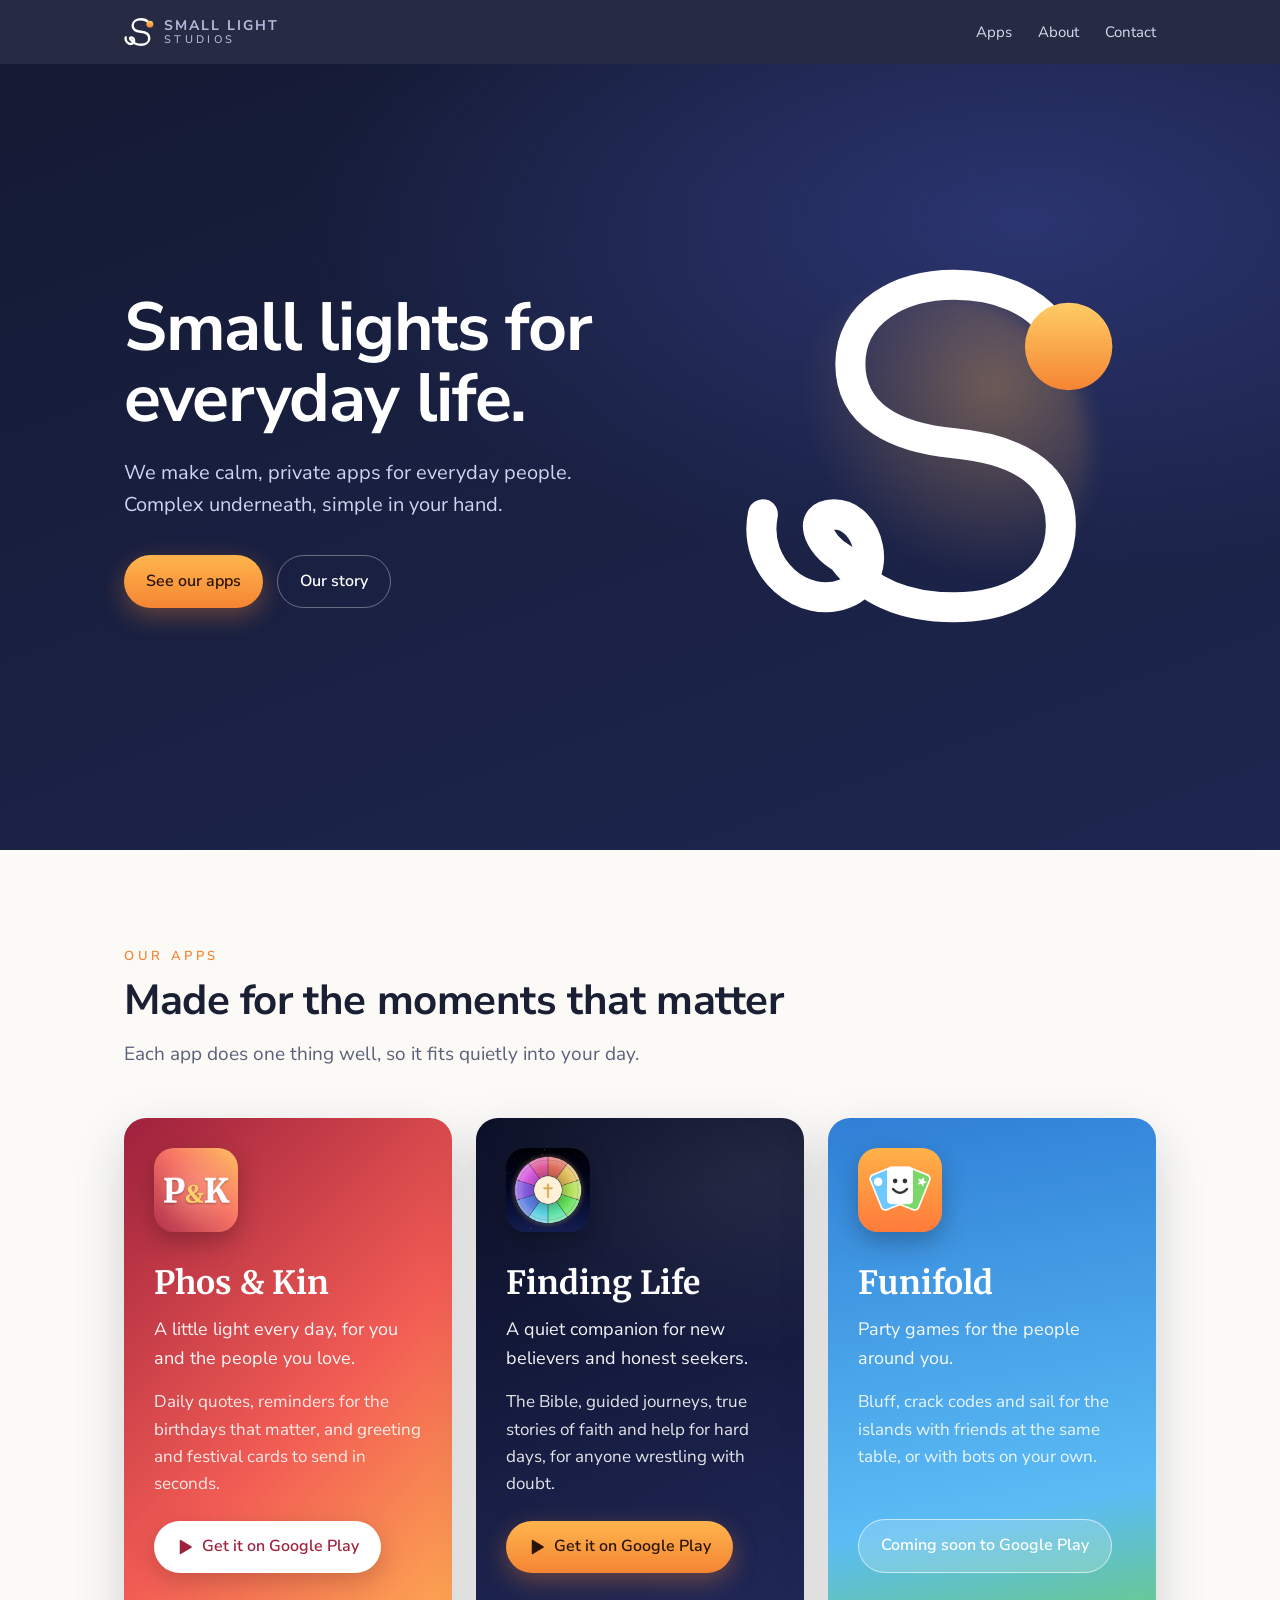
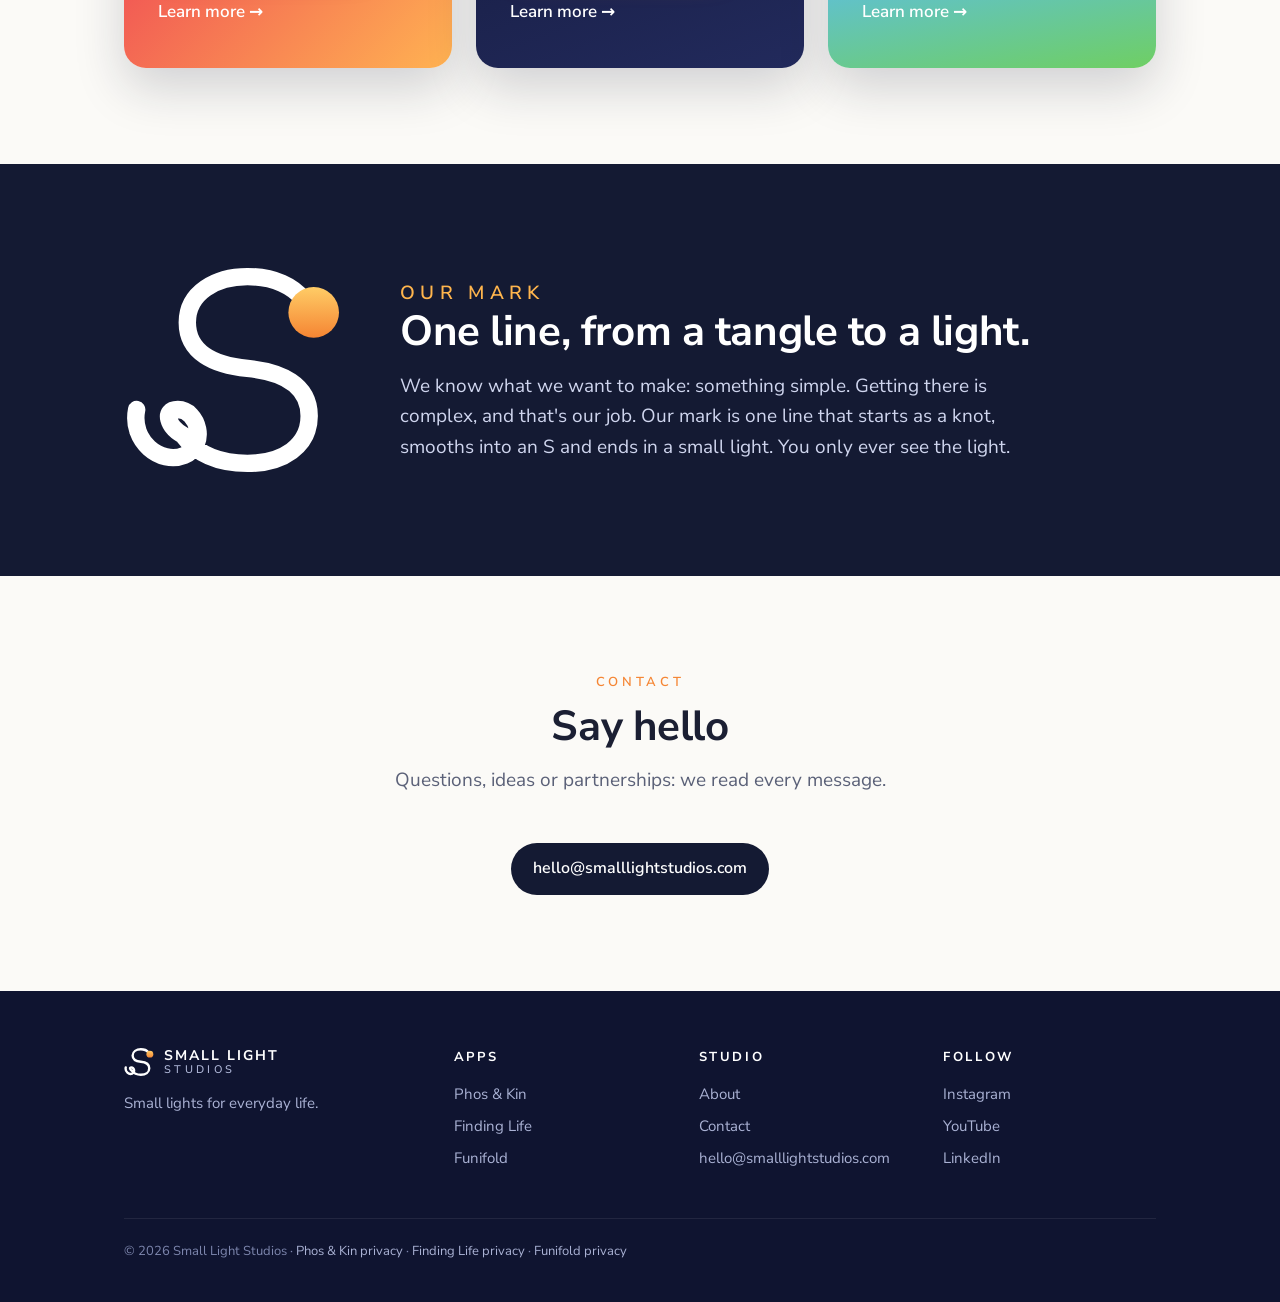
<file: index.html>
<!doctype html>
<html lang="en">
<head>
<meta charset="utf-8">
<meta name="viewport" content="width=device-width, initial-scale=1">
<title>Small Light Studios</title>
<meta name="description" content="Small lights for everyday life. We make calm, private apps for everyday people.">
<meta name="p:domain_verify" content="897a5ddaa8d560fddc6f5e8c36b38c08"/>
<link rel="icon" href="/favicon.png">
<link rel="apple-touch-icon" href="/apple-touch-icon.png">
<link rel="stylesheet" href="/assets/site.css">
<meta property="og:type" content="website">
<meta property="og:url" content="https://smalllightstudios.com/">
<meta property="og:title" content="Small Light Studios">
<meta property="og:description" content="Small lights for everyday life. We make calm, private apps for everyday people.">
<meta property="og:image" content="https://smalllightstudios.com/og.jpg">
<meta name="twitter:card" content="summary_large_image">
</head>
<body>
<header class="top"><div class="wrap">
  <a class="brand" href="/"><svg aria-hidden="true" xmlns="http://www.w3.org/2000/svg" viewBox="44 66 278 268" role="img" aria-label="Small Light Studios">
  <defs><linearGradient id="sl-amber" x1="0" y1="0" x2="0" y2="1"><stop offset="0" stop-color="#FFCC66"/><stop offset="1" stop-color="#F58533"/></linearGradient></defs>
  <path d="M60,250 C52,290 90,320 120,308 C150,296 138,250 112,250 C92,250 100,272 118,282 C135,305 162,318 200,318 C245,318 278,296 278,258 C278,218 242,202 200,198 C158,194 124,178 124,140 C124,102 160,82 200,82 C235,82 258,95 270,110" fill="none" stroke="currentColor" stroke-width="22" stroke-linecap="round" stroke-linejoin="round"/>
  <circle cx="283.7" cy="127.2" r="32" fill="url(#sl-amber)"/>
</svg>
<span style="display:flex;flex-direction:column;line-height:1.15"><b>SMALL LIGHT</b><span>STUDIOS</span></span></a>
  <nav><a href="/#apps" class="keep">Apps</a><a href="/#about">About</a><a href="/#contact">Contact</a></nav>
</div></header>

<section class="hero"><div class="wrap">
  <div>
    <h1>Small lights for everyday life.</h1>
    <p class="lead">We make calm, private apps for everyday people. Complex underneath, simple in your hand.</p>
    <div class="cta"><a class="btn btn-amber" href="#apps">See our apps</a><a class="btn btn-ghost" href="#about">Our story</a></div>
  </div>
  <div class="hero-mark"><svg aria-hidden="true" xmlns="http://www.w3.org/2000/svg" viewBox="44 66 278 268" role="img" aria-label="Small Light Studios">
  <defs><linearGradient id="sl-amber" x1="0" y1="0" x2="0" y2="1"><stop offset="0" stop-color="#FFCC66"/><stop offset="1" stop-color="#F58533"/></linearGradient></defs>
  <path d="M60,250 C52,290 90,320 120,308 C150,296 138,250 112,250 C92,250 100,272 118,282 C135,305 162,318 200,318 C245,318 278,296 278,258 C278,218 242,202 200,198 C158,194 124,178 124,140 C124,102 160,82 200,82 C235,82 258,95 270,110" fill="none" stroke="currentColor" stroke-width="22" stroke-linecap="round" stroke-linejoin="round"/>
  <circle cx="283.7" cy="127.2" r="32" fill="url(#sl-amber)"/>
</svg>
</div>
</div></section>

<section id="apps"><div class="wrap">
  <p class="kicker">Our apps</p>
  <h2>Made for the moments that matter</h2>
  <p class="sub">Each app does one thing well, so it fits quietly into your day.</p>
  <div class="products">
    <div class="card phos">
      <img class="icon" src="/phosandkin/icon.png" alt="Phos &amp; Kin icon">
      <h3>Phos &amp; Kin</h3>
      <p class="tag">A little light every day, for you and the people you love.</p>
      <p>Daily quotes, reminders for the birthdays that matter, and greeting and festival cards to send in seconds.</p>
      <div class="actions"><a class="btn btn-white" href="https://play.google.com/store/apps/details?id=com.rufusam.phosandkin"><svg viewBox="0 0 24 24" aria-hidden="true"><path fill="currentColor" d="M5 3.5v17a1 1 0 0 0 1.5.86l14-8.5a1 1 0 0 0 0-1.72l-14-8.5A1 1 0 0 0 5 3.5z"/></svg> Get it on Google Play</a><a class="more" href="/phosandkin/">Learn more →</a></div>
    </div>
    <div class="card life">
      <img class="icon" src="/findinglife/icon.png" alt="Finding Life icon">
      <h3>Finding Life</h3>
      <p class="tag">A quiet companion for new believers and honest seekers.</p>
      <p>The Bible, guided journeys, true stories of faith and help for hard days, for anyone wrestling with doubt.</p>
      <div class="actions"><a class="btn btn-amber" href="https://play.google.com/store/apps/details?id=com.rufusam.finding_life"><svg viewBox="0 0 24 24" aria-hidden="true"><path fill="currentColor" d="M5 3.5v17a1 1 0 0 0 1.5.86l14-8.5a1 1 0 0 0 0-1.72l-14-8.5A1 1 0 0 0 5 3.5z"/></svg> Get it on Google Play</a><a class="more" href="/findinglife/">Learn more →</a></div>
    </div>
    <div class="card fun">
      <img class="icon" src="/funifold/icon.png" alt="Funifold icon">
      <h3>Funifold</h3>
      <p class="tag">Party games for the people around you.</p>
      <p>Bluff, crack codes and sail for the islands with friends at the same table, or with bots on your own.</p>
      <div class="actions"><span class="btn btn-soon">Coming soon to Google Play</span><a class="more" href="/funifold/">Learn more →</a></div>
    </div>
  </div>
</div></section>

<section class="story" id="about"><div class="wrap">
  <svg aria-hidden="true" xmlns="http://www.w3.org/2000/svg" viewBox="44 66 278 268" role="img" aria-label="Small Light Studios">
  <defs><linearGradient id="sl-amber" x1="0" y1="0" x2="0" y2="1"><stop offset="0" stop-color="#FFCC66"/><stop offset="1" stop-color="#F58533"/></linearGradient></defs>
  <path d="M60,250 C52,290 90,320 120,308 C150,296 138,250 112,250 C92,250 100,272 118,282 C135,305 162,318 200,318 C245,318 278,296 278,258 C278,218 242,202 200,198 C158,194 124,178 124,140 C124,102 160,82 200,82 C235,82 258,95 270,110" fill="none" stroke="currentColor" stroke-width="22" stroke-linecap="round" stroke-linejoin="round"/>
  <circle cx="283.7" cy="127.2" r="32" fill="url(#sl-amber)"/>
</svg>

  <div>
    <p class="kicker" style="color:var(--amber)">Our mark</p>
    <h2>One line, from a tangle to a light.</h2>
    <p>We know what we want to make: something simple. Getting there is complex, and that's our job. Our mark is one line that starts as a knot, smooths into an S and ends in a small light. You only ever see the light.</p>
  </div>
</div></section>

<section class="contact" id="contact"><div class="wrap">
  <p class="kicker">Contact</p>
  <h2>Say hello</h2>
  <p class="sub">Questions, ideas or partnerships: we read every message.</p>
  <a class="btn btn-dark" href="mailto:hello@smalllightstudios.com">hello@smalllightstudios.com</a>
</div></section>
<footer><div class="wrap">
  <div class="cols">
    <div><a class="brand" href="/"><svg aria-hidden="true" xmlns="http://www.w3.org/2000/svg" viewBox="44 66 278 268" role="img" aria-label="Small Light Studios">
  <defs><linearGradient id="sl-amber" x1="0" y1="0" x2="0" y2="1"><stop offset="0" stop-color="#FFCC66"/><stop offset="1" stop-color="#F58533"/></linearGradient></defs>
  <path d="M60,250 C52,290 90,320 120,308 C150,296 138,250 112,250 C92,250 100,272 118,282 C135,305 162,318 200,318 C245,318 278,296 278,258 C278,218 242,202 200,198 C158,194 124,178 124,140 C124,102 160,82 200,82 C235,82 258,95 270,110" fill="none" stroke="currentColor" stroke-width="22" stroke-linecap="round" stroke-linejoin="round"/>
  <circle cx="283.7" cy="127.2" r="32" fill="url(#sl-amber)"/>
</svg>
<span style="display:flex;flex-direction:column;line-height:1.15"><b style="color:#fff">SMALL LIGHT</b><span>STUDIOS</span></span></a>
      <p style="margin:0">Small lights for everyday life.</p></div>
    <div><h4>Apps</h4><a href="/phosandkin/">Phos &amp; Kin</a><a href="/findinglife/">Finding Life</a><a href="/funifold/">Funifold</a></div>
    <div><h4>Studio</h4><a href="/#about">About</a><a href="/#contact">Contact</a><a href="mailto:hello@smalllightstudios.com">hello@smalllightstudios.com</a></div>
    <div><h4>Follow</h4><a href="https://www.instagram.com/small_light_studios/">Instagram</a><a href="https://www.youtube.com/@small-light-studios">YouTube</a><a href="https://www.linkedin.com/company/144087423/">LinkedIn</a></div>
  </div>
  <div class="fine">© 2026 Small Light Studios · <a href="/phosandkin/privacy/" style="display:inline">Phos &amp; Kin privacy</a> · <a href="/findinglife/privacy/" style="display:inline">Finding Life privacy</a> · <a href="/funifold/privacy/" style="display:inline">Funifold privacy</a></div>
</div></footer>
</body>
</html>
</file>
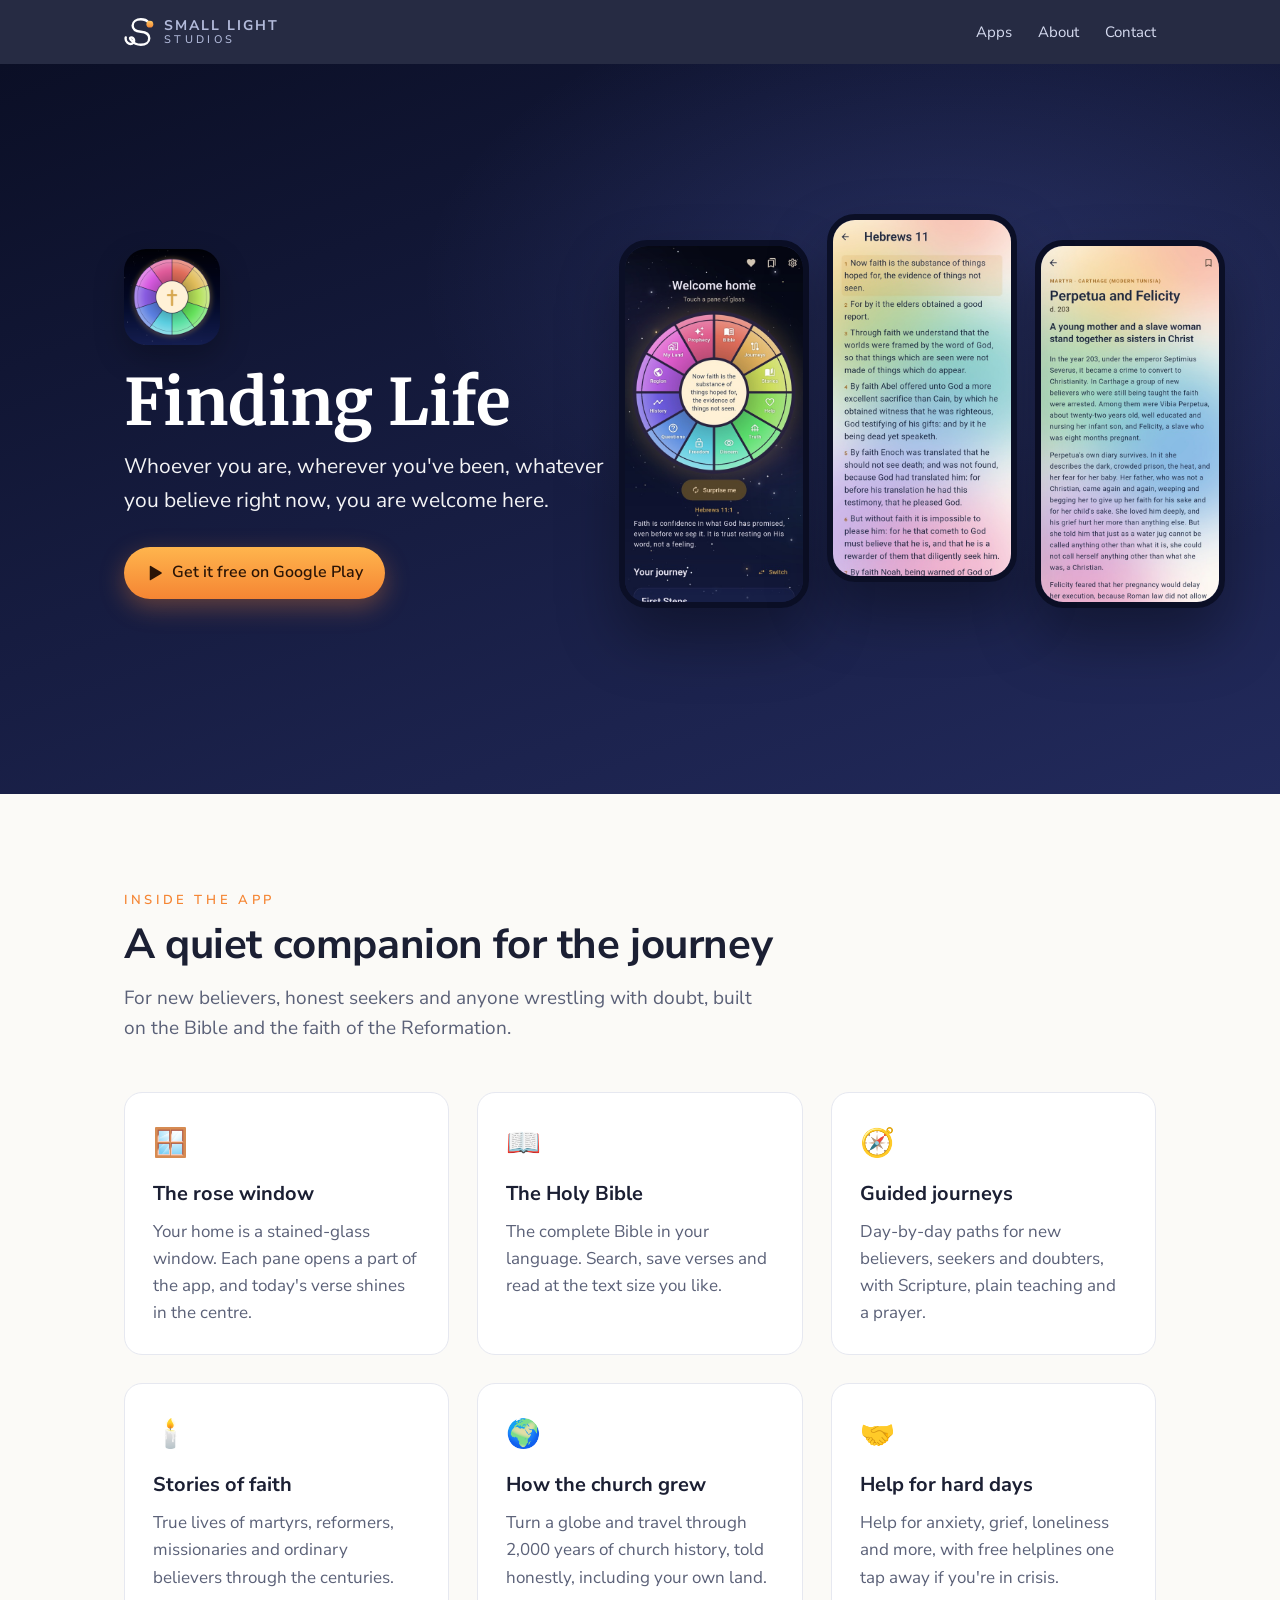
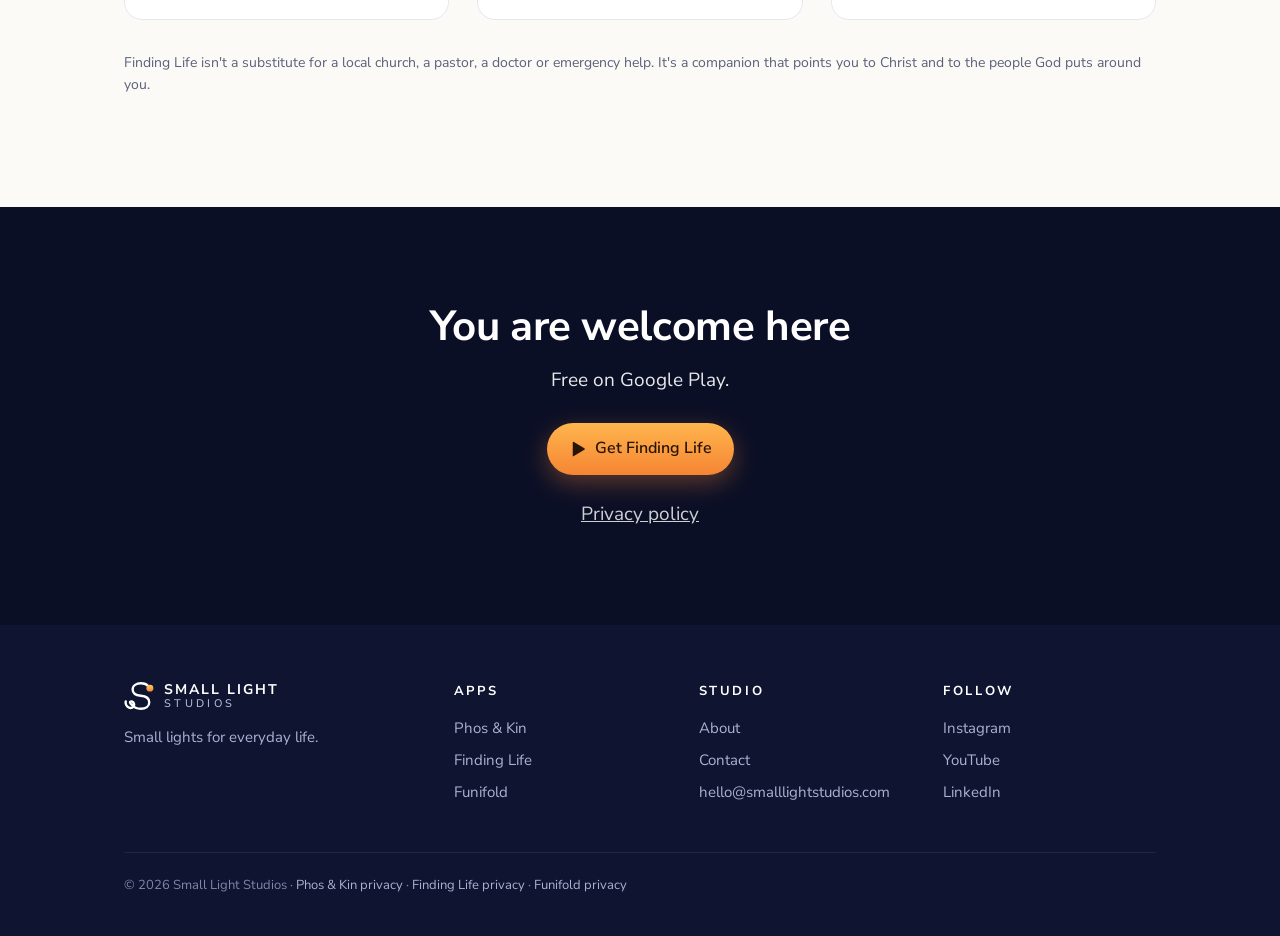
<file: findinglife/index.html>
<!doctype html>
<html lang="en">
<head>
<meta charset="utf-8">
<meta name="viewport" content="width=device-width, initial-scale=1">
<title>Finding Life: a quiet Bible companion for new believers and seekers</title>
<meta name="description" content="Finding Life is a quiet companion for new believers, honest seekers and anyone wrestling with doubt. Free on Google Play.">
<meta name="p:domain_verify" content="897a5ddaa8d560fddc6f5e8c36b38c08"/>
<link rel="icon" href="/findinglife/icon.png">
<link rel="apple-touch-icon" href="/apple-touch-icon.png">
<link rel="stylesheet" href="/assets/site.css">
<meta property="og:type" content="website">
<meta property="og:url" content="https://smalllightstudios.com/findinglife/">
<meta property="og:title" content="Finding Life: a quiet Bible companion for new believers and seekers">
<meta property="og:description" content="Finding Life is a quiet companion for new believers, honest seekers and anyone wrestling with doubt. Free on Google Play.">
<meta property="og:image" content="https://smalllightstudios.com/findinglife/cover.jpg">
<meta name="twitter:card" content="summary_large_image">
</head>
<body>
<header class="top"><div class="wrap">
  <a class="brand" href="/"><svg aria-hidden="true" xmlns="http://www.w3.org/2000/svg" viewBox="44 66 278 268" role="img" aria-label="Small Light Studios">
  <defs><linearGradient id="sl-amber" x1="0" y1="0" x2="0" y2="1"><stop offset="0" stop-color="#FFCC66"/><stop offset="1" stop-color="#F58533"/></linearGradient></defs>
  <path d="M60,250 C52,290 90,320 120,308 C150,296 138,250 112,250 C92,250 100,272 118,282 C135,305 162,318 200,318 C245,318 278,296 278,258 C278,218 242,202 200,198 C158,194 124,178 124,140 C124,102 160,82 200,82 C235,82 258,95 270,110" fill="none" stroke="currentColor" stroke-width="22" stroke-linecap="round" stroke-linejoin="round"/>
  <circle cx="283.7" cy="127.2" r="32" fill="url(#sl-amber)"/>
</svg>
<span style="display:flex;flex-direction:column;line-height:1.15"><b>SMALL LIGHT</b><span>STUDIOS</span></span></a>
  <nav><a href="/#apps" class="keep">Apps</a><a href="/#about">About</a><a href="/#contact">Contact</a></nav>
</div></header>

<section class="p-hero life"><div class="wrap">
  <div>
    <img class="icon" src="/findinglife/icon.png" alt="Finding Life icon">
    <h1>Finding Life</h1>
    <p class="lead">Whoever you are, wherever you've been, whatever you believe right now, you are welcome here.</p>
    <a class="btn btn-amber" href="https://play.google.com/store/apps/details?id=com.rufusam.finding_life"><svg viewBox="0 0 24 24" aria-hidden="true"><path fill="currentColor" d="M5 3.5v17a1 1 0 0 0 1.5.86l14-8.5a1 1 0 0 0 0-1.72l-14-8.5A1 1 0 0 0 5 3.5z"/></svg> Get it free on Google Play</a>
  </div>
  <div class="art phones">
    <img src="/findinglife/home.jpg" alt="The rose window home screen">
    <img src="/findinglife/6-bible.jpg" alt="Reading the Bible">
    <img src="/findinglife/4-story.jpg" alt="A story of faith">
  </div>
</div></section>

<section><div class="wrap">
  <p class="kicker">Inside the app</p>
  <h2>A quiet companion for the journey</h2>
  <p class="sub">For new believers, honest seekers and anyone wrestling with doubt, built on the Bible and the faith of the Reformation.</p>
  <div class="features">
    <div class="feature"><div class="emoji">🪟</div><h3>The rose window</h3><p>Your home is a stained-glass window. Each pane opens a part of the app, and today's verse shines in the centre.</p></div>
    <div class="feature"><div class="emoji">📖</div><h3>The Holy Bible</h3><p>The complete Bible in your language. Search, save verses and read at the text size you like.</p></div>
    <div class="feature"><div class="emoji">🧭</div><h3>Guided journeys</h3><p>Day-by-day paths for new believers, seekers and doubters, with Scripture, plain teaching and a prayer.</p></div>
    <div class="feature"><div class="emoji">🕯️</div><h3>Stories of faith</h3><p>True lives of martyrs, reformers, missionaries and ordinary believers through the centuries.</p></div>
    <div class="feature"><div class="emoji">🌍</div><h3>How the church grew</h3><p>Turn a globe and travel through 2,000 years of church history, told honestly, including your own land.</p></div>
    <div class="feature"><div class="emoji">🤝</div><h3>Help for hard days</h3><p>Help for anxiety, grief, loneliness and more, with free helplines one tap away if you're in crisis.</p></div>
  </div>
  <p class="note" style="margin-top:32px">Finding Life isn't a substitute for a local church, a pastor, a doctor or emergency help. It's a companion that points you to Christ and to the people God puts around you.</p>
</div></section>

<section class="band life"><div class="wrap">
  <h2>You are welcome here</h2>
  <p>Free on Google Play.</p>
  <a class="btn btn-amber" href="https://play.google.com/store/apps/details?id=com.rufusam.finding_life"><svg viewBox="0 0 24 24" aria-hidden="true"><path fill="currentColor" d="M5 3.5v17a1 1 0 0 0 1.5.86l14-8.5a1 1 0 0 0 0-1.72l-14-8.5A1 1 0 0 0 5 3.5z"/></svg> Get Finding Life</a>
  <p class="note" style="color:#fff;opacity:.8;margin:24px 0 0"><a href="/findinglife/privacy/">Privacy policy</a></p>
</div></section>
<footer><div class="wrap">
  <div class="cols">
    <div><a class="brand" href="/"><svg aria-hidden="true" xmlns="http://www.w3.org/2000/svg" viewBox="44 66 278 268" role="img" aria-label="Small Light Studios">
  <defs><linearGradient id="sl-amber" x1="0" y1="0" x2="0" y2="1"><stop offset="0" stop-color="#FFCC66"/><stop offset="1" stop-color="#F58533"/></linearGradient></defs>
  <path d="M60,250 C52,290 90,320 120,308 C150,296 138,250 112,250 C92,250 100,272 118,282 C135,305 162,318 200,318 C245,318 278,296 278,258 C278,218 242,202 200,198 C158,194 124,178 124,140 C124,102 160,82 200,82 C235,82 258,95 270,110" fill="none" stroke="currentColor" stroke-width="22" stroke-linecap="round" stroke-linejoin="round"/>
  <circle cx="283.7" cy="127.2" r="32" fill="url(#sl-amber)"/>
</svg>
<span style="display:flex;flex-direction:column;line-height:1.15"><b style="color:#fff">SMALL LIGHT</b><span>STUDIOS</span></span></a>
      <p style="margin:0">Small lights for everyday life.</p></div>
    <div><h4>Apps</h4><a href="/phosandkin/">Phos &amp; Kin</a><a href="/findinglife/">Finding Life</a><a href="/funifold/">Funifold</a></div>
    <div><h4>Studio</h4><a href="/#about">About</a><a href="/#contact">Contact</a><a href="mailto:hello@smalllightstudios.com">hello@smalllightstudios.com</a></div>
    <div><h4>Follow</h4><a href="https://www.instagram.com/small_light_studios/">Instagram</a><a href="https://www.youtube.com/@small-light-studios">YouTube</a><a href="https://www.linkedin.com/company/144087423/">LinkedIn</a></div>
  </div>
  <div class="fine">© 2026 Small Light Studios · <a href="/phosandkin/privacy/" style="display:inline">Phos &amp; Kin privacy</a> · <a href="/findinglife/privacy/" style="display:inline">Finding Life privacy</a> · <a href="/funifold/privacy/" style="display:inline">Funifold privacy</a></div>
</div></footer>
</body>
</html>
</file>
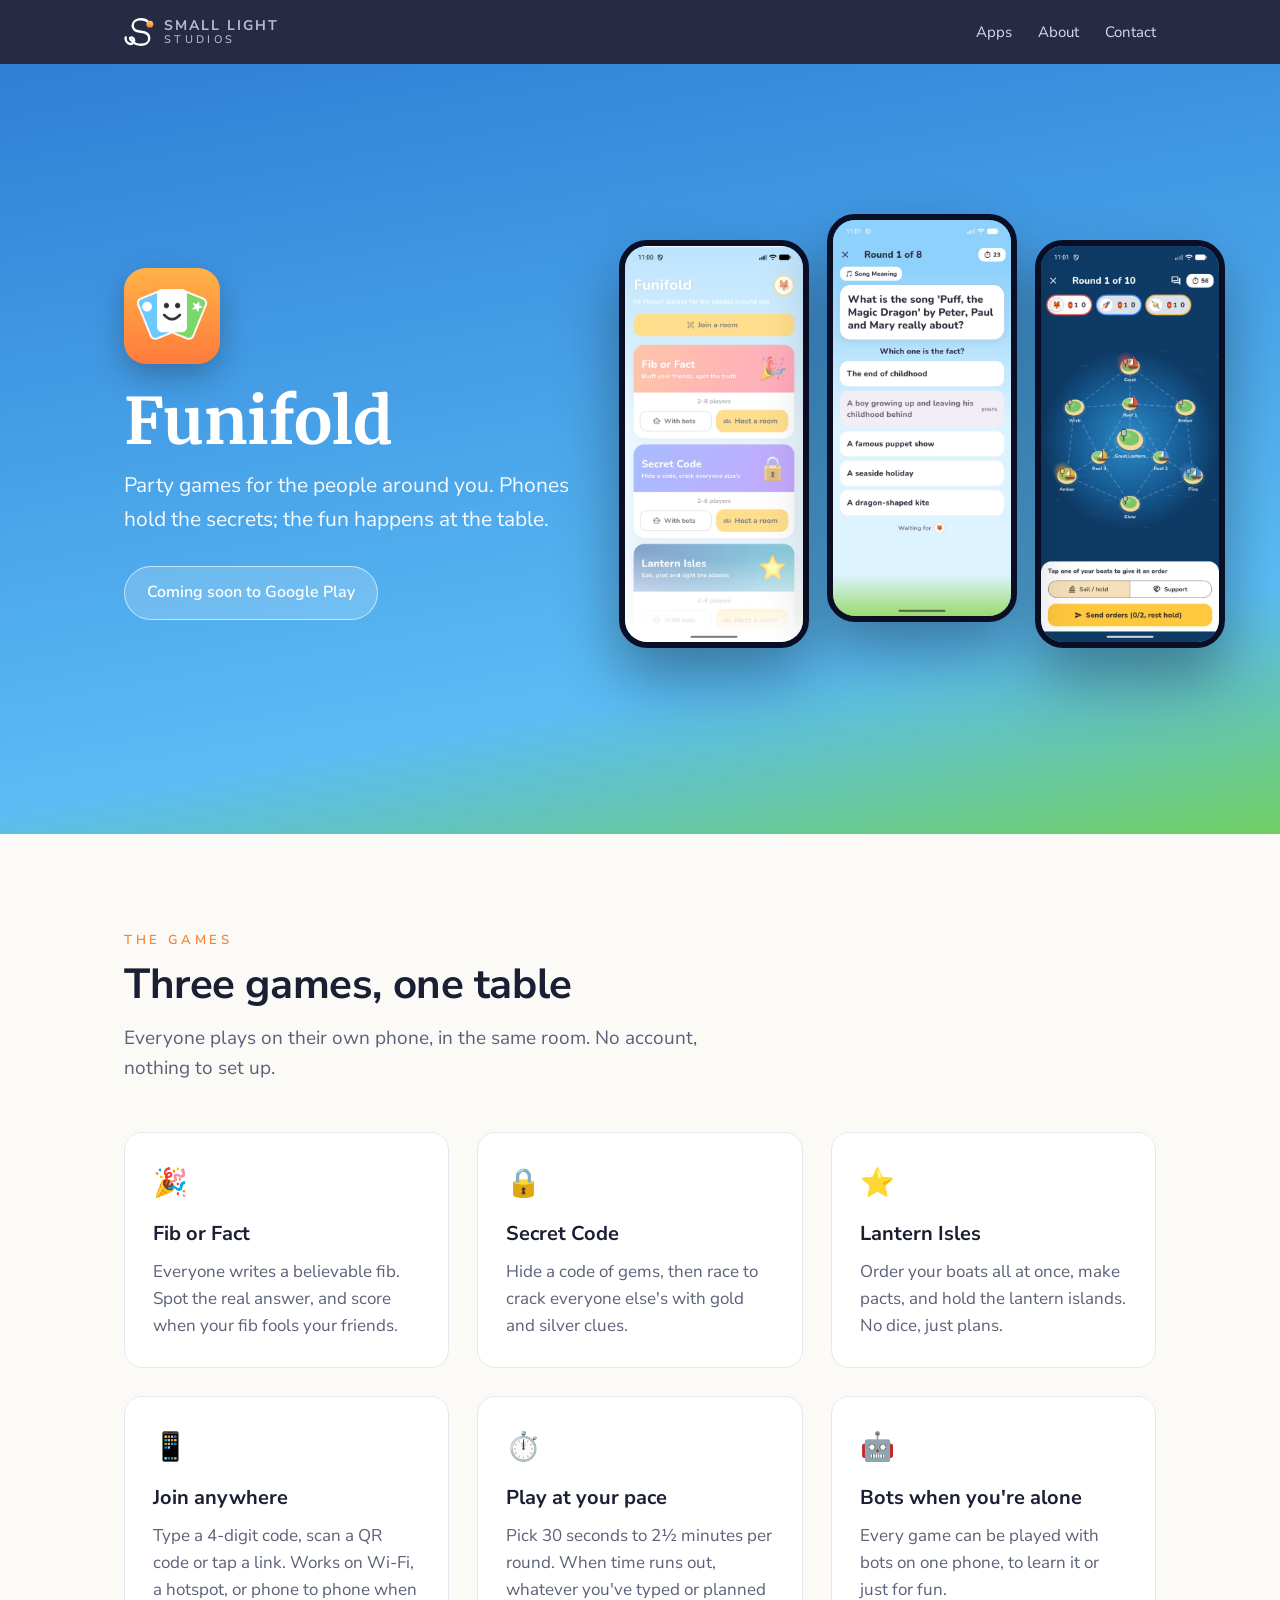
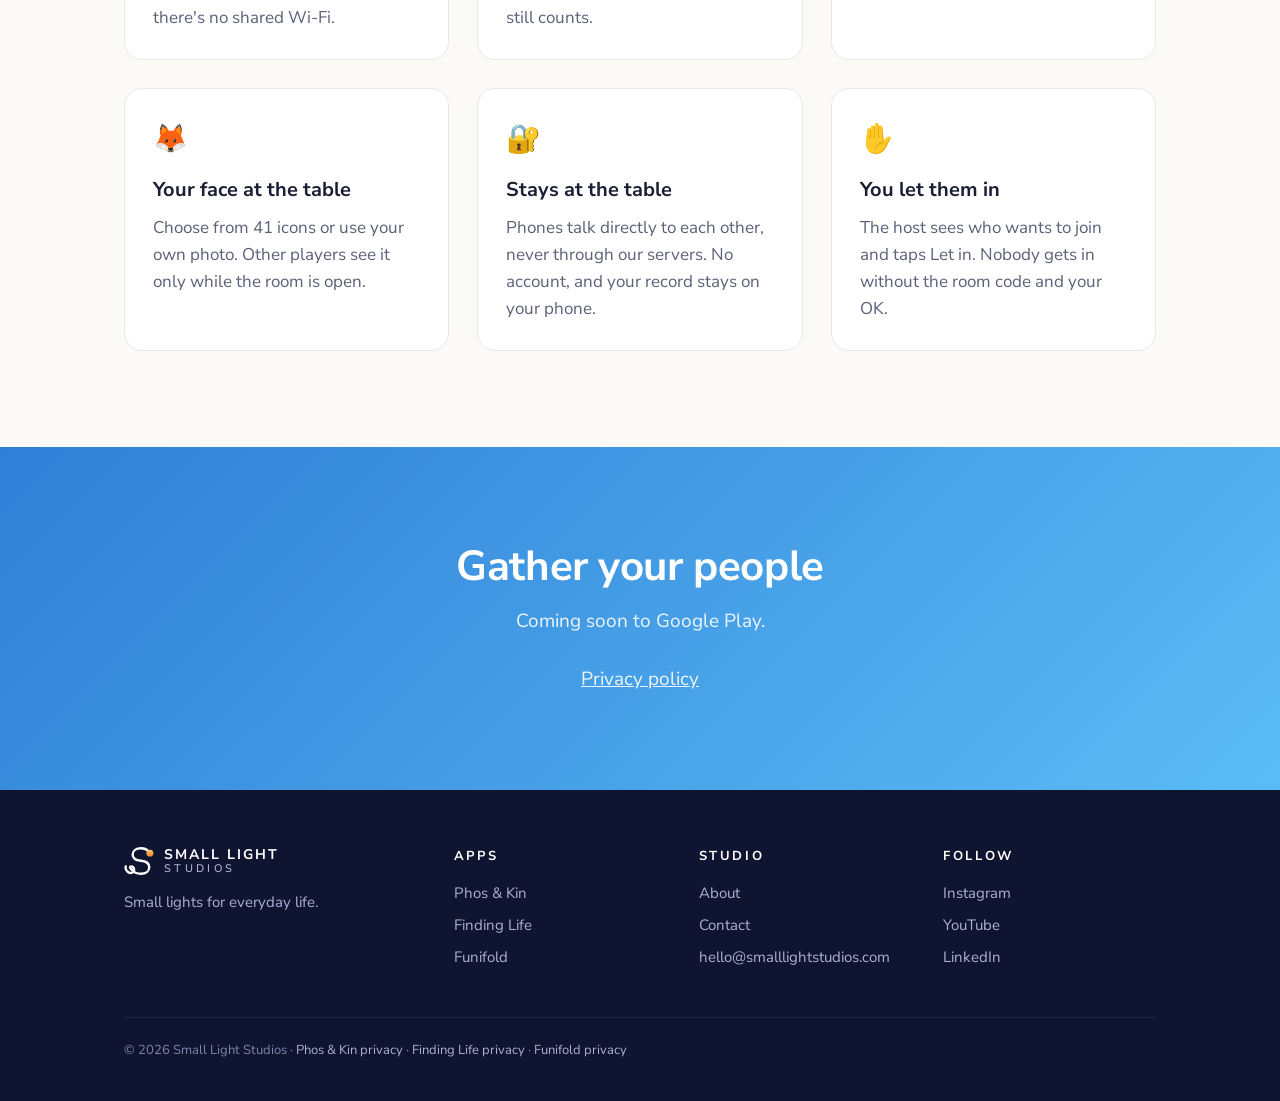
<file: funifold/index.html>
<!doctype html>
<html lang="en">
<head>
<meta charset="utf-8">
<meta name="viewport" content="width=device-width, initial-scale=1">
<title>Funifold: party games for the people around you</title>
<meta name="description" content="Funifold is a set of party games for friends in the same room: Fib or Fact, Secret Code and Lantern Isles. Coming soon to Google Play.">
<meta name="p:domain_verify" content="897a5ddaa8d560fddc6f5e8c36b38c08"/>
<link rel="icon" href="/funifold/icon.png">
<link rel="apple-touch-icon" href="/apple-touch-icon.png">
<link rel="stylesheet" href="/assets/site.css">
<meta property="og:type" content="website">
<meta property="og:url" content="https://smalllightstudios.com/funifold/">
<meta property="og:title" content="Funifold: party games for the people around you">
<meta property="og:description" content="Funifold is a set of party games for friends in the same room: Fib or Fact, Secret Code and Lantern Isles. Coming soon to Google Play.">
<meta property="og:image" content="https://smalllightstudios.com/funifold/cover.jpg">
<meta name="twitter:card" content="summary_large_image">
</head>
<body>
<header class="top"><div class="wrap">
  <a class="brand" href="/"><svg aria-hidden="true" xmlns="http://www.w3.org/2000/svg" viewBox="44 66 278 268" role="img" aria-label="Small Light Studios">
  <defs><linearGradient id="sl-amber" x1="0" y1="0" x2="0" y2="1"><stop offset="0" stop-color="#FFCC66"/><stop offset="1" stop-color="#F58533"/></linearGradient></defs>
  <path d="M60,250 C52,290 90,320 120,308 C150,296 138,250 112,250 C92,250 100,272 118,282 C135,305 162,318 200,318 C245,318 278,296 278,258 C278,218 242,202 200,198 C158,194 124,178 124,140 C124,102 160,82 200,82 C235,82 258,95 270,110" fill="none" stroke="currentColor" stroke-width="22" stroke-linecap="round" stroke-linejoin="round"/>
  <circle cx="283.7" cy="127.2" r="32" fill="url(#sl-amber)"/>
</svg>
<span style="display:flex;flex-direction:column;line-height:1.15"><b>SMALL LIGHT</b><span>STUDIOS</span></span></a>
  <nav><a href="/#apps" class="keep">Apps</a><a href="/#about">About</a><a href="/#contact">Contact</a></nav>
</div></header>

<section class="p-hero fun"><div class="wrap">
  <div>
    <img class="icon" src="/funifold/icon.png" alt="Funifold icon">
    <h1>Funifold</h1>
    <p class="lead">Party games for the people around you. Phones hold the secrets; the fun happens at the table.</p>
    <span class="btn btn-soon">Coming soon to Google Play</span>
  </div>
  <div class="art phones">
    <img src="/funifold/home.jpg" alt="Funifold home screen with three games">
    <img src="/funifold/fib.jpg" alt="Fib or Fact: pick the real answer">
    <img src="/funifold/lantern.jpg" alt="Lantern Isles game board">
  </div>
</div></section>

<section><div class="wrap">
  <p class="kicker">The games</p>
  <h2>Three games, one table</h2>
  <p class="sub">Everyone plays on their own phone, in the same room. No account, nothing to set up.</p>
  <div class="features">
    <div class="feature"><div class="emoji">🎉</div><h3>Fib or Fact</h3><p>Everyone writes a believable fib. Spot the real answer, and score when your fib fools your friends.</p></div>
    <div class="feature"><div class="emoji">🔒</div><h3>Secret Code</h3><p>Hide a code of gems, then race to crack everyone else's with gold and silver clues.</p></div>
    <div class="feature"><div class="emoji">⭐</div><h3>Lantern Isles</h3><p>Order your boats all at once, make pacts, and hold the lantern islands. No dice, just plans.</p></div>
    <div class="feature"><div class="emoji">📱</div><h3>Join anywhere</h3><p>Type a 4-digit code, scan a QR code or tap a link. Works on Wi-Fi, a hotspot, or phone to phone when there's no shared Wi-Fi.</p></div>
    <div class="feature"><div class="emoji">⏱️</div><h3>Play at your pace</h3><p>Pick 30 seconds to 2½ minutes per round. When time runs out, whatever you've typed or planned still counts.</p></div>
    <div class="feature"><div class="emoji">🤖</div><h3>Bots when you're alone</h3><p>Every game can be played with bots on one phone, to learn it or just for fun.</p></div>
    <div class="feature"><div class="emoji">🦊</div><h3>Your face at the table</h3><p>Choose from 41 icons or use your own photo. Other players see it only while the room is open.</p></div>
    <div class="feature"><div class="emoji">🔐</div><h3>Stays at the table</h3><p>Phones talk directly to each other, never through our servers. No account, and your record stays on your phone.</p></div>
    <div class="feature"><div class="emoji">✋</div><h3>You let them in</h3><p>The host sees who wants to join and taps Let in. Nobody gets in without the room code and your OK.</p></div>
  </div>
</div></section>

<section class="band fun"><div class="wrap">
  <h2>Gather your people</h2>
  <p>Coming soon to Google Play.</p>
  <p class="note" style="color:#fff;opacity:.9;margin:24px 0 0"><a href="/funifold/privacy/">Privacy policy</a></p>
</div></section>
<footer><div class="wrap">
  <div class="cols">
    <div><a class="brand" href="/"><svg aria-hidden="true" xmlns="http://www.w3.org/2000/svg" viewBox="44 66 278 268" role="img" aria-label="Small Light Studios">
  <defs><linearGradient id="sl-amber" x1="0" y1="0" x2="0" y2="1"><stop offset="0" stop-color="#FFCC66"/><stop offset="1" stop-color="#F58533"/></linearGradient></defs>
  <path d="M60,250 C52,290 90,320 120,308 C150,296 138,250 112,250 C92,250 100,272 118,282 C135,305 162,318 200,318 C245,318 278,296 278,258 C278,218 242,202 200,198 C158,194 124,178 124,140 C124,102 160,82 200,82 C235,82 258,95 270,110" fill="none" stroke="currentColor" stroke-width="22" stroke-linecap="round" stroke-linejoin="round"/>
  <circle cx="283.7" cy="127.2" r="32" fill="url(#sl-amber)"/>
</svg>
<span style="display:flex;flex-direction:column;line-height:1.15"><b style="color:#fff">SMALL LIGHT</b><span>STUDIOS</span></span></a>
      <p style="margin:0">Small lights for everyday life.</p></div>
    <div><h4>Apps</h4><a href="/phosandkin/">Phos &amp; Kin</a><a href="/findinglife/">Finding Life</a><a href="/funifold/">Funifold</a></div>
    <div><h4>Studio</h4><a href="/#about">About</a><a href="/#contact">Contact</a><a href="mailto:hello@smalllightstudios.com">hello@smalllightstudios.com</a></div>
    <div><h4>Follow</h4><a href="https://www.instagram.com/small_light_studios/">Instagram</a><a href="https://www.youtube.com/@small-light-studios">YouTube</a><a href="https://www.linkedin.com/company/144087423/">LinkedIn</a></div>
  </div>
  <div class="fine">© 2026 Small Light Studios · <a href="/phosandkin/privacy/" style="display:inline">Phos &amp; Kin privacy</a> · <a href="/findinglife/privacy/" style="display:inline">Finding Life privacy</a> · <a href="/funifold/privacy/" style="display:inline">Funifold privacy</a></div>
</div></footer>
</body>
</html>
</file>
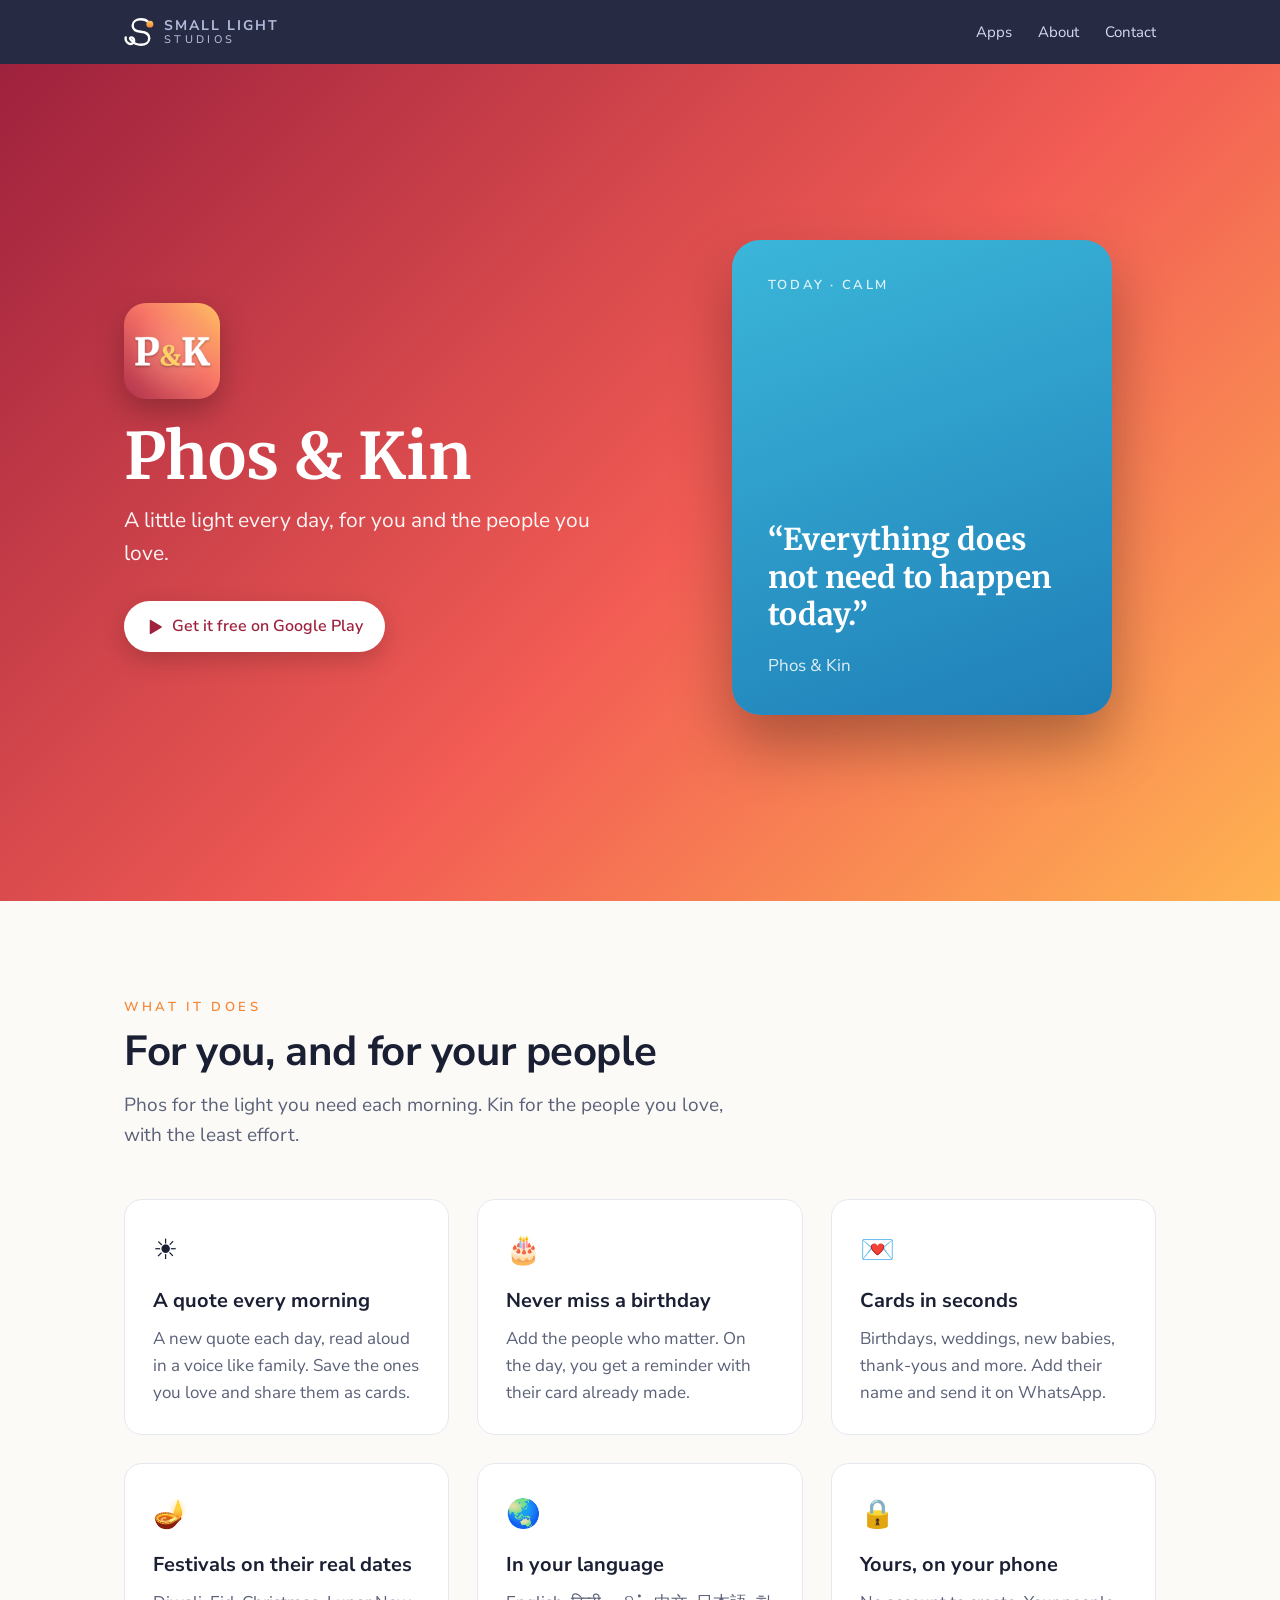
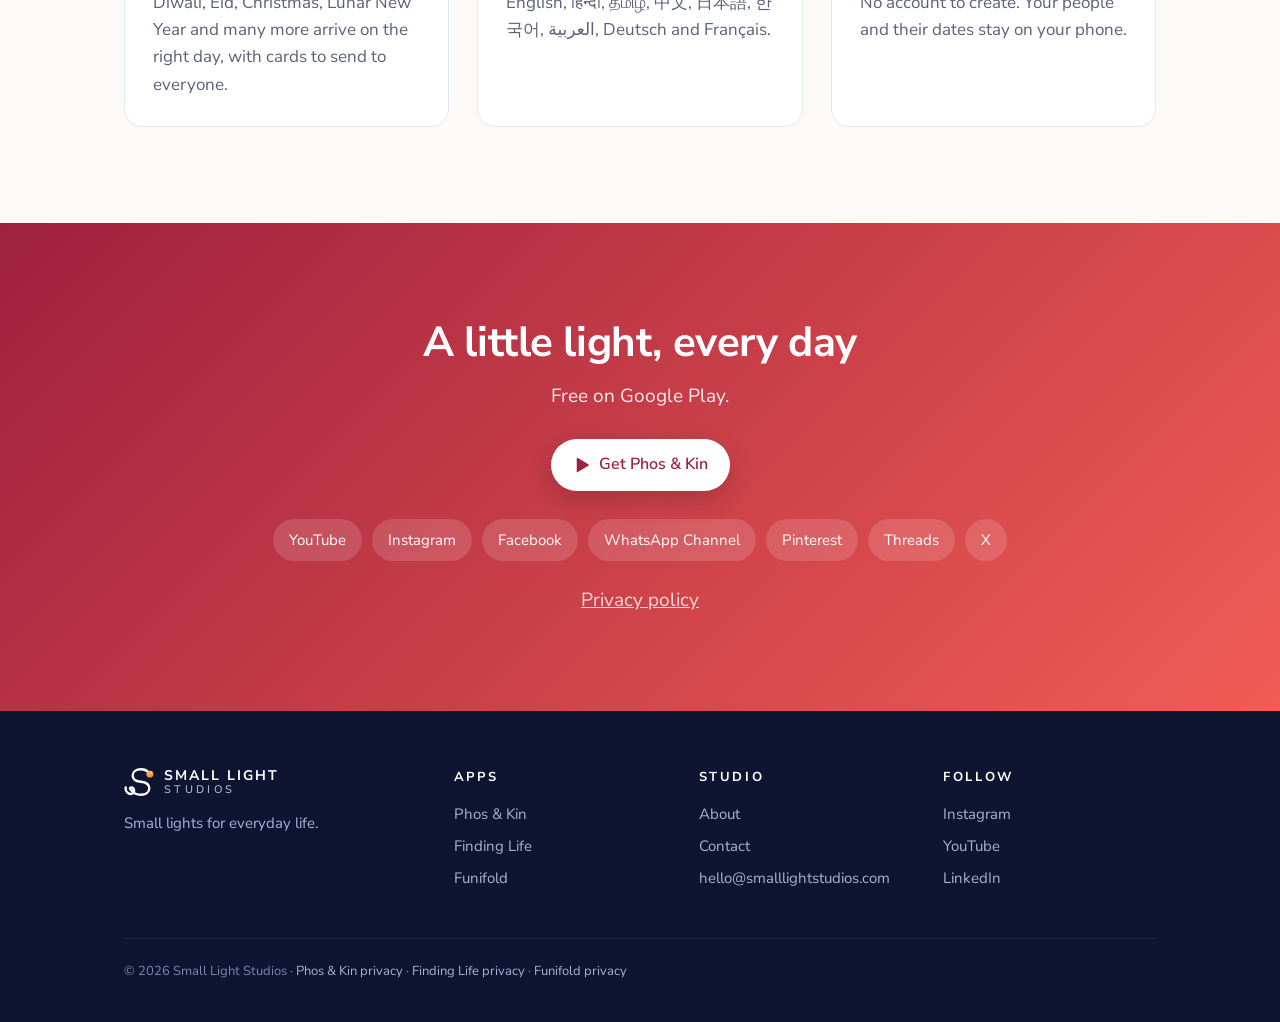
<file: phosandkin/index.html>
<!doctype html>
<html lang="en">
<head>
<meta charset="utf-8">
<meta name="viewport" content="width=device-width, initial-scale=1">
<title>Phos &amp; Kin: daily quotes, birthday reminders and festival cards</title>
<meta name="description" content="A little light every day, for you and the people you love. Daily quotes, birthday reminders and greeting cards in seconds. Free on Google Play.">
<meta name="p:domain_verify" content="897a5ddaa8d560fddc6f5e8c36b38c08"/>
<link rel="icon" href="/phosandkin/icon.png">
<link rel="apple-touch-icon" href="/apple-touch-icon.png">
<link rel="stylesheet" href="/assets/site.css">
<meta property="og:type" content="website">
<meta property="og:url" content="https://smalllightstudios.com/phosandkin/">
<meta property="og:title" content="Phos &amp; Kin: daily quotes, birthday reminders and festival cards">
<meta property="og:description" content="A little light every day, for you and the people you love. Daily quotes, birthday reminders and greeting cards in seconds. Free on Google Play.">
<meta property="og:image" content="https://smalllightstudios.com/phosandkin/cover.jpg">
<meta name="twitter:card" content="summary_large_image">
<meta name="twitter:site" content="@phosandkin">
</head>
<body>
<header class="top"><div class="wrap">
  <a class="brand" href="/"><svg aria-hidden="true" xmlns="http://www.w3.org/2000/svg" viewBox="44 66 278 268" role="img" aria-label="Small Light Studios">
  <defs><linearGradient id="sl-amber" x1="0" y1="0" x2="0" y2="1"><stop offset="0" stop-color="#FFCC66"/><stop offset="1" stop-color="#F58533"/></linearGradient></defs>
  <path d="M60,250 C52,290 90,320 120,308 C150,296 138,250 112,250 C92,250 100,272 118,282 C135,305 162,318 200,318 C245,318 278,296 278,258 C278,218 242,202 200,198 C158,194 124,178 124,140 C124,102 160,82 200,82 C235,82 258,95 270,110" fill="none" stroke="currentColor" stroke-width="22" stroke-linecap="round" stroke-linejoin="round"/>
  <circle cx="283.7" cy="127.2" r="32" fill="url(#sl-amber)"/>
</svg>
<span style="display:flex;flex-direction:column;line-height:1.15"><b>SMALL LIGHT</b><span>STUDIOS</span></span></a>
  <nav><a href="/#apps" class="keep">Apps</a><a href="/#about">About</a><a href="/#contact">Contact</a></nav>
</div></header>

<section class="p-hero phos"><div class="wrap">
  <div>
    <img class="icon" src="/phosandkin/icon.png" alt="Phos &amp; Kin icon">
    <h1>Phos &amp; Kin</h1>
    <p class="lead">A little light every day, for you and the people you love.</p>
    <a class="btn btn-white" href="https://play.google.com/store/apps/details?id=com.rufusam.phosandkin"><svg viewBox="0 0 24 24" aria-hidden="true"><path fill="currentColor" d="M5 3.5v17a1 1 0 0 0 1.5.86l14-8.5a1 1 0 0 0 0-1.72l-14-8.5A1 1 0 0 0 5 3.5z"/></svg> Get it free on Google Play</a>
  </div>
  <div class="art">
    <div style="width:min(380px,80vw);aspect-ratio:4/5;border-radius:28px;padding:36px;display:flex;flex-direction:column;justify-content:flex-end;background:linear-gradient(160deg,#3bb6d9,#1f7fb8);box-shadow:0 30px 60px rgba(0,0,0,.3)">
      <p style="font:600 13px var(--sans);letter-spacing:.2em;margin:0 0 auto;opacity:.85">TODAY · CALM</p>
      <p style="font:700 30px/1.25 var(--serif);margin:0 0 18px">“Everything does not need to happen today.”</p>
      <p style="margin:0;opacity:.85">Phos &amp; Kin</p>
    </div>
  </div>
</div></section>

<section><div class="wrap">
  <p class="kicker">What it does</p>
  <h2>For you, and for your people</h2>
  <p class="sub">Phos for the light you need each morning. Kin for the people you love, with the least effort.</p>
  <div class="features">
    <div class="feature"><div class="emoji">☀️</div><h3>A quote every morning</h3><p>A new quote each day, read aloud in a voice like family. Save the ones you love and share them as cards.</p></div>
    <div class="feature"><div class="emoji">🎂</div><h3>Never miss a birthday</h3><p>Add the people who matter. On the day, you get a reminder with their card already made.</p></div>
    <div class="feature"><div class="emoji">💌</div><h3>Cards in seconds</h3><p>Birthdays, weddings, new babies, thank-yous and more. Add their name and send it on WhatsApp.</p></div>
    <div class="feature"><div class="emoji">🪔</div><h3>Festivals on their real dates</h3><p>Diwali, Eid, Christmas, Lunar New Year and many more arrive on the right day, with cards to send to everyone.</p></div>
    <div class="feature"><div class="emoji">🌏</div><h3>In your language</h3><p>English, हिन्दी, தமிழ், 中文, 日本語, 한국어, العربية, Deutsch and Français.</p></div>
    <div class="feature"><div class="emoji">🔒</div><h3>Yours, on your phone</h3><p>No account to create. Your people and their dates stay on your phone.</p></div>
  </div>
</div></section>

<section class="band phos"><div class="wrap">
  <h2>A little light, every day</h2>
  <p>Free on Google Play.</p>
  <a class="btn btn-white" href="https://play.google.com/store/apps/details?id=com.rufusam.phosandkin"><svg viewBox="0 0 24 24" aria-hidden="true"><path fill="currentColor" d="M5 3.5v17a1 1 0 0 0 1.5.86l14-8.5a1 1 0 0 0 0-1.72l-14-8.5A1 1 0 0 0 5 3.5z"/></svg> Get Phos &amp; Kin</a>
  <div class="socials">
    <a href="https://www.youtube.com/@phosandkin">YouTube</a><a href="https://www.instagram.com/phosandkin/">Instagram</a>
    <a href="https://www.facebook.com/phosandkin/">Facebook</a><a href="https://whatsapp.com/channel/0029Vb97SZf0lwgmgV94i334">WhatsApp Channel</a>
    <a href="https://pinterest.com/phosandkin">Pinterest</a><a href="https://www.threads.com/@phosandkin">Threads</a><a href="https://x.com/phosandkin">X</a>
  </div>
  <p class="note" style="color:#fff;opacity:.8;margin:24px 0 0"><a href="/phosandkin/privacy/">Privacy policy</a></p>
</div></section>
<footer><div class="wrap">
  <div class="cols">
    <div><a class="brand" href="/"><svg aria-hidden="true" xmlns="http://www.w3.org/2000/svg" viewBox="44 66 278 268" role="img" aria-label="Small Light Studios">
  <defs><linearGradient id="sl-amber" x1="0" y1="0" x2="0" y2="1"><stop offset="0" stop-color="#FFCC66"/><stop offset="1" stop-color="#F58533"/></linearGradient></defs>
  <path d="M60,250 C52,290 90,320 120,308 C150,296 138,250 112,250 C92,250 100,272 118,282 C135,305 162,318 200,318 C245,318 278,296 278,258 C278,218 242,202 200,198 C158,194 124,178 124,140 C124,102 160,82 200,82 C235,82 258,95 270,110" fill="none" stroke="currentColor" stroke-width="22" stroke-linecap="round" stroke-linejoin="round"/>
  <circle cx="283.7" cy="127.2" r="32" fill="url(#sl-amber)"/>
</svg>
<span style="display:flex;flex-direction:column;line-height:1.15"><b style="color:#fff">SMALL LIGHT</b><span>STUDIOS</span></span></a>
      <p style="margin:0">Small lights for everyday life.</p></div>
    <div><h4>Apps</h4><a href="/phosandkin/">Phos &amp; Kin</a><a href="/findinglife/">Finding Life</a><a href="/funifold/">Funifold</a></div>
    <div><h4>Studio</h4><a href="/#about">About</a><a href="/#contact">Contact</a><a href="mailto:hello@smalllightstudios.com">hello@smalllightstudios.com</a></div>
    <div><h4>Follow</h4><a href="https://www.instagram.com/small_light_studios/">Instagram</a><a href="https://www.youtube.com/@small-light-studios">YouTube</a><a href="https://www.linkedin.com/company/144087423/">LinkedIn</a></div>
  </div>
  <div class="fine">© 2026 Small Light Studios · <a href="/phosandkin/privacy/" style="display:inline">Phos &amp; Kin privacy</a> · <a href="/findinglife/privacy/" style="display:inline">Finding Life privacy</a> · <a href="/funifold/privacy/" style="display:inline">Funifold privacy</a></div>
</div></footer>
</body>
</html>
</file>
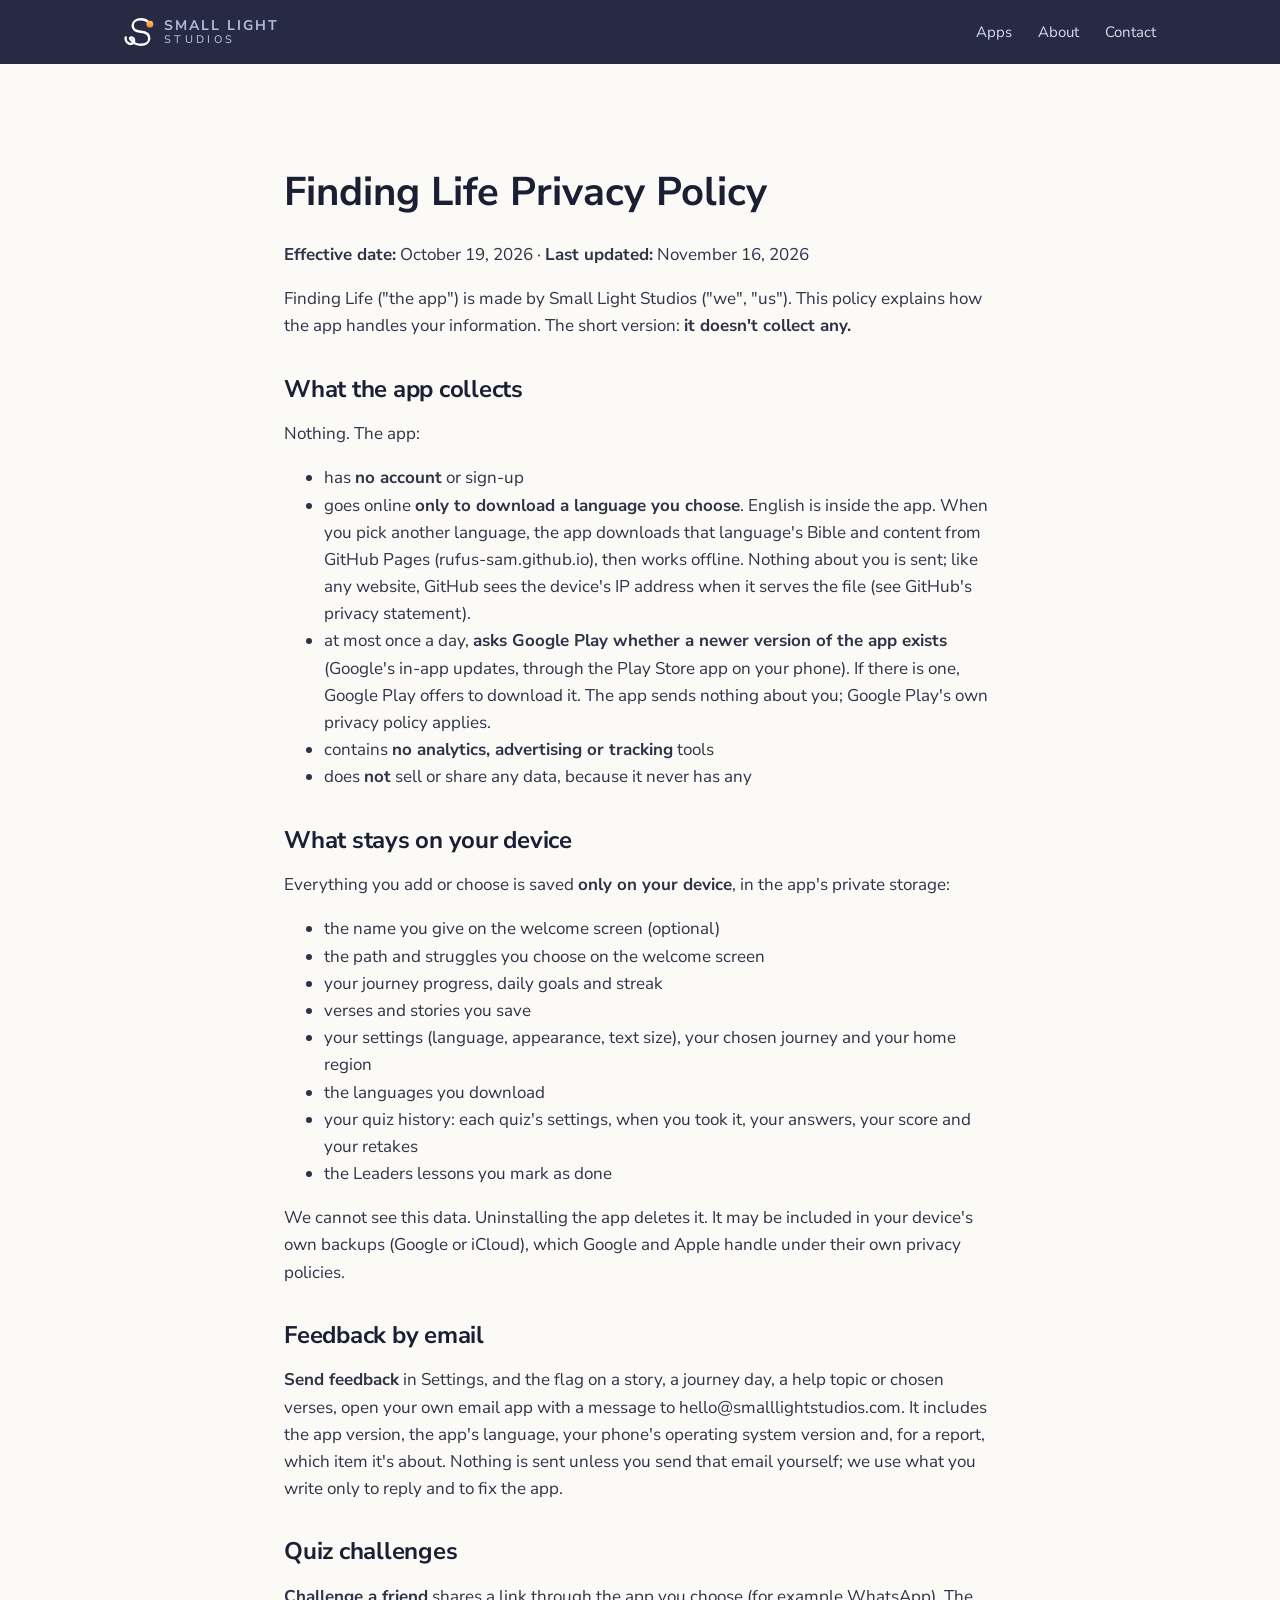
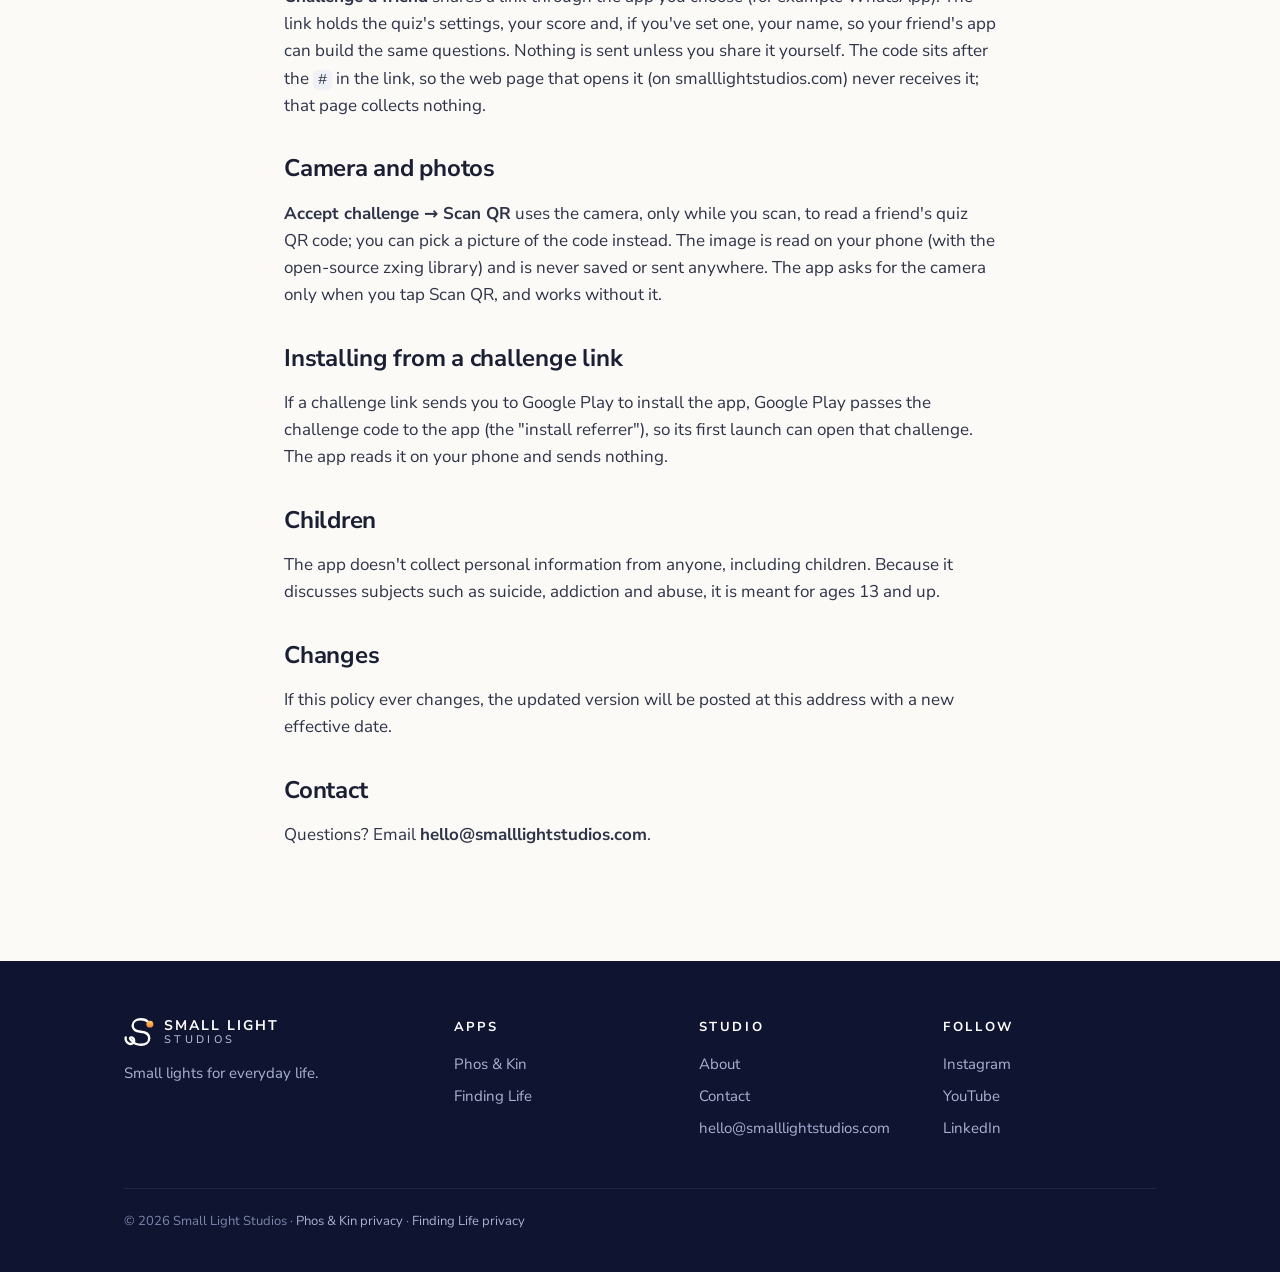
<file: findinglife/privacy/index.html>
<!doctype html>
<html lang="en">
<head>
<meta charset="utf-8">
<meta name="viewport" content="width=device-width, initial-scale=1">
<title>Finding Life privacy policy</title>
<meta name="description" content="How Finding Life handles your information.">
<meta name="p:domain_verify" content="897a5ddaa8d560fddc6f5e8c36b38c08"/>
<link rel="icon" href="/findinglife/icon.png">
<link rel="apple-touch-icon" href="/apple-touch-icon.png">
<link rel="stylesheet" href="/assets/site.css">
<meta property="og:type" content="website">
<meta property="og:url" content="https://smalllightstudios.com/findinglife/privacy/">
<meta property="og:title" content="Finding Life privacy policy">
<meta property="og:description" content="How Finding Life handles your information.">
<meta property="og:image" content="https://smalllightstudios.com/og.jpg">
<meta name="twitter:card" content="summary_large_image">
</head>
<body>
<header class="top"><div class="wrap">
  <a class="brand" href="/"><svg aria-hidden="true" xmlns="http://www.w3.org/2000/svg" viewBox="44 66 278 268" role="img" aria-label="Small Light Studios">
  <defs><linearGradient id="sl-amber" x1="0" y1="0" x2="0" y2="1"><stop offset="0" stop-color="#FFCC66"/><stop offset="1" stop-color="#F58533"/></linearGradient></defs>
  <path d="M60,250 C52,290 90,320 120,308 C150,296 138,250 112,250 C92,250 100,272 118,282 C135,305 162,318 200,318 C245,318 278,296 278,258 C278,218 242,202 200,198 C158,194 124,178 124,140 C124,102 160,82 200,82 C235,82 258,95 270,110" fill="none" stroke="currentColor" stroke-width="22" stroke-linecap="round" stroke-linejoin="round"/>
  <circle cx="283.7" cy="127.2" r="32" fill="url(#sl-amber)"/>
</svg>
<span style="display:flex;flex-direction:column;line-height:1.15"><b>SMALL LIGHT</b><span>STUDIOS</span></span></a>
  <nav><a href="/#apps" class="keep">Apps</a><a href="/#about">About</a><a href="/#contact">Contact</a></nav>
</div></header>
<section><div class="wrap doc"><h1>Finding Life Privacy Policy</h1>
<p><strong>Effective date:</strong> October 19, 2026 · <strong>Last updated:</strong> November 16, 2026</p>
<p>Finding Life ("the app") is made by Small Light Studios ("we", "us"). This policy explains how the app handles your information. The short version: <strong>it doesn't collect any.</strong></p>
<h2>What the app collects</h2>
<p>Nothing. The app:</p>
<ul>
<li>has <strong>no account</strong> or sign-up</li>
<li>goes online <strong>only to download a language you choose</strong>. English is inside the app. When you pick another language, the app downloads that language's Bible and content from GitHub Pages (rufus-sam.github.io), then works offline. Nothing about you is sent; like any website, GitHub sees the device's IP address when it serves the file (see GitHub's privacy statement).</li>
<li>at most once a day, <strong>asks Google Play whether a newer version of the app exists</strong> (Google's in-app updates, through the Play Store app on your phone). If there is one, Google Play offers to download it. The app sends nothing about you; Google Play's own privacy policy applies.</li>
<li>contains <strong>no analytics, advertising or tracking</strong> tools</li>
<li>does <strong>not</strong> sell or share any data, because it never has any</li>
</ul>
<h2>What stays on your device</h2>
<p>Everything you add or choose is saved <strong>only on your device</strong>, in the app's private storage:</p>
<ul>
<li>the name you give on the welcome screen (optional)</li>
<li>the path and struggles you choose on the welcome screen</li>
<li>your journey progress, daily goals and streak</li>
<li>verses and stories you save</li>
<li>your settings (language, appearance, text size), your chosen journey and your home region</li>
<li>the languages you download</li>
<li>your quiz history: each quiz's settings, when you took it, your answers, your score and your retakes</li>
<li>the Leaders lessons you mark as done</li>
</ul>
<p>We cannot see this data. Uninstalling the app deletes it. It may be included in your device's own backups (Google or iCloud), which Google and Apple handle under their own privacy policies.</p>
<h2>Feedback by email</h2>
<p><strong>Send feedback</strong> in Settings, and the flag on a story, a journey day, a help topic or chosen verses, open your own email app with a message to hello@smalllightstudios.com. It includes the app version, the app's language, your phone's operating system version and, for a report, which item it's about. Nothing is sent unless you send that email yourself; we use what you write only to reply and to fix the app.</p>
<h2>Quiz challenges</h2>
<p><strong>Challenge a friend</strong> shares a link through the app you choose (for example WhatsApp). The link holds the quiz's settings, your score and, if you've set one, your name, so your friend's app can build the same questions. Nothing is sent unless you share it yourself. The code sits after the <code>#</code> in the link, so the web page that opens it (on smalllightstudios.com) never receives it; that page collects nothing.</p>
<h2>Camera and photos</h2>
<p><strong>Accept challenge → Scan QR</strong> uses the camera, only while you scan, to read a friend's quiz QR code; you can pick a picture of the code instead. The image is read on your phone (with the open-source zxing library) and is never saved or sent anywhere. The app asks for the camera only when you tap Scan QR, and works without it.</p>
<h2>Installing from a challenge link</h2>
<p>If a challenge link sends you to Google Play to install the app, Google Play passes the challenge code to the app (the "install referrer"), so its first launch can open that challenge. The app reads it on your phone and sends nothing.</p>
<h2>Children</h2>
<p>The app doesn't collect personal information from anyone, including children. Because it discusses subjects such as suicide, addiction and abuse, it is meant for ages 13 and up.</p>
<h2>Changes</h2>
<p>If this policy ever changes, the updated version will be posted at this address with a new effective date.</p>
<h2>Contact</h2>
<p>Questions? Email <strong>hello@smalllightstudios.com</strong>.</p></div></section>
<footer><div class="wrap">
  <div class="cols">
    <div><a class="brand" href="/"><svg aria-hidden="true" xmlns="http://www.w3.org/2000/svg" viewBox="44 66 278 268" role="img" aria-label="Small Light Studios">
  <defs><linearGradient id="sl-amber" x1="0" y1="0" x2="0" y2="1"><stop offset="0" stop-color="#FFCC66"/><stop offset="1" stop-color="#F58533"/></linearGradient></defs>
  <path d="M60,250 C52,290 90,320 120,308 C150,296 138,250 112,250 C92,250 100,272 118,282 C135,305 162,318 200,318 C245,318 278,296 278,258 C278,218 242,202 200,198 C158,194 124,178 124,140 C124,102 160,82 200,82 C235,82 258,95 270,110" fill="none" stroke="currentColor" stroke-width="22" stroke-linecap="round" stroke-linejoin="round"/>
  <circle cx="283.7" cy="127.2" r="32" fill="url(#sl-amber)"/>
</svg>
<span style="display:flex;flex-direction:column;line-height:1.15"><b style="color:#fff">SMALL LIGHT</b><span>STUDIOS</span></span></a>
      <p style="margin:0">Small lights for everyday life.</p></div>
    <div><h4>Apps</h4><a href="/phosandkin/">Phos &amp; Kin</a><a href="/findinglife/">Finding Life</a></div>
    <div><h4>Studio</h4><a href="/#about">About</a><a href="/#contact">Contact</a><a href="mailto:hello@smalllightstudios.com">hello@smalllightstudios.com</a></div>
    <div><h4>Follow</h4><a href="https://www.instagram.com/small_light_studios/">Instagram</a><a href="https://www.youtube.com/@small-light-studios">YouTube</a><a href="https://www.linkedin.com/company/144087423/">LinkedIn</a></div>
  </div>
  <div class="fine">© 2026 Small Light Studios · <a href="/phosandkin/privacy/" style="display:inline">Phos &amp; Kin privacy</a> · <a href="/findinglife/privacy/" style="display:inline">Finding Life privacy</a></div>
</div></footer>
</body>
</html>
</file>
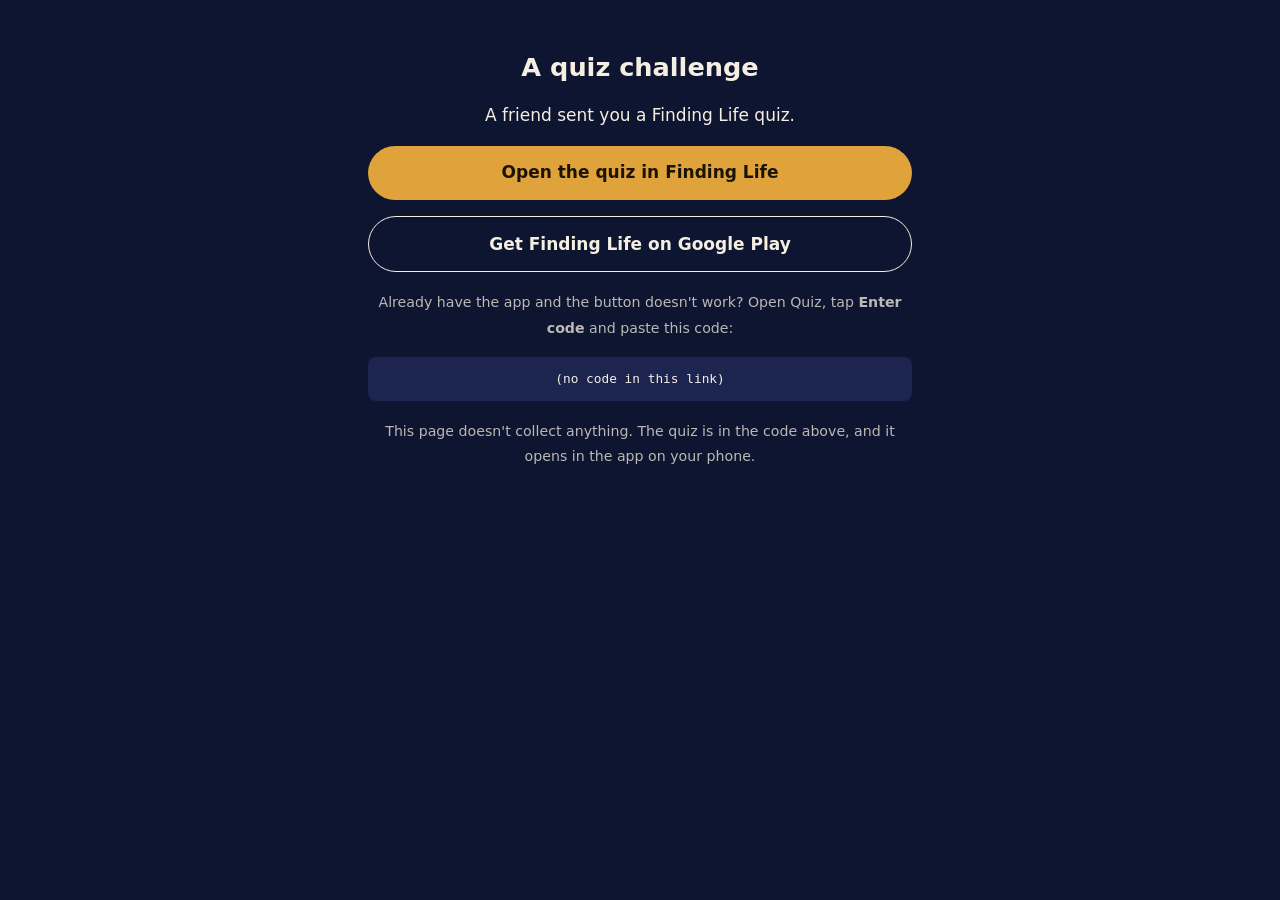
<file: findinglife/quiz/index.html>
<!doctype html>
<html lang="en">
<head>
<meta charset="utf-8">
<meta name="viewport" content="width=device-width, initial-scale=1">
<meta name="robots" content="noindex">
<title>A Finding Life quiz challenge</title>
<meta property="og:title" content="A Finding Life quiz challenge">
<meta property="og:description" content="Take the same quiz in Finding Life and see if you can beat the score.">
<style>
  body { margin: 0; font: 17px/1.5 system-ui, -apple-system, Roboto, sans-serif; background: #0e1530; color: #f5efe2; }
  main { max-width: 34rem; margin: 0 auto; padding: 3rem 1.5rem; text-align: center; }
  h1 { font-size: 1.6rem; margin: 0 0 .5rem; }
  .btn { display: block; margin: 1rem 0; padding: .9rem 1rem; border-radius: 999px; background: #e0a33b; color: #1b1405;
         font-weight: 600; text-decoration: none; }
  .btn.secondary { background: transparent; color: #f5efe2; border: 1px solid #f5efe2; }
  code { display: block; word-break: break-all; font-size: .8rem; background: #1b2550; padding: .75rem; border-radius: .5rem; }
  small { opacity: .75; }
</style>
</head>
<body>
<main>
  <h1>A quiz challenge</h1>
  <p id="who">A friend sent you a Finding Life quiz.</p>
  <a class="btn" id="open" href="#">Open the quiz in Finding Life</a>
  <a class="btn secondary" href="https://play.google.com/store/apps/details?id=com.rufusam.finding_life">Get Finding Life on Google Play</a>
  <p><small>Already have the app and the button doesn't work? Open Quiz, tap <b>Enter code</b> and paste this code:</small></p>
  <code id="code"></code>
  <p><small>This page doesn't collect anything. The quiz is in the code above, and it opens in the app on your phone.</small></p>
</main>
<script>
  // The challenge travels after the # (#c=…&n=…), so it never reaches the server. ?c= works too.
  var hash = new URLSearchParams(location.hash.slice(1)), query = new URLSearchParams(location.search);
  var c = (hash.get('c') || query.get('c') || '').replace(/[^A-Za-z0-9._:~-]/g, '');
  var n = (hash.get('n') || query.get('n') || '').replace(/[^A-Za-z0-9_-]/g, '');
  document.getElementById('code').textContent = c || '(no code in this link)';
  function b64(s) { return decodeURIComponent(escape(atob((s + '===').slice(0, s.length + (4 - s.length % 4) % 4).replace(/-/g, '+').replace(/_/g, '/')))); }
  try {
    var who = n ? b64(n) : null, score = null, total = null;
    if (/^[0-9A-Za-z]{4}-/.test(c)) {
      // Short code: Crockford base 32 bits. format 2, rules 2, seed 16, count 2, level 2, kinds 4, show answers 1,
      // has score 1, then score 5, total-is-count 1, [total 5].
      var A = '0123456789ABCDEFGHJKMNPQRSTVWXYZ', bits = '';
      c.toUpperCase().replace(/-/g, '').split('').forEach(function (ch) { bits += ('0000' + A.indexOf(ch).toString(2)).slice(-5); });
      var at = 0; function take(w) { var v = parseInt(bits.substr(at, w), 2); at += w; return v; }
      take(2); take(2); take(16); var count = [5, 10, 15, 20][take(2)]; take(2); take(4); take(1);
      if (take(1) === 1) { score = take(5); total = take(1) === 1 ? count : take(5); }
    } else if (c.indexOf('2.') === 0) {
      var parts = c.split('~');
      if (parts.length > 3) { who = who || (parts[1] ? b64(parts[1]) : null); score = parseInt(parts[2], 36); total = parseInt(parts[3], 36); }
    } else if (c) {
      var j = JSON.parse(b64(c)); who = j.f; score = j.sc; total = j.t;
    }
    if (score != null && !isNaN(score) && total) {
      document.getElementById('who').textContent = (who || 'A friend') + ' scored ' + score + ' of ' + total + '. Can you beat it?';
    }
  } catch (e) {}
  var carry = 'c=' + c + (n ? '&n=' + n : '');
  // Not installed: Google Play, which passes the code to the app on its first launch (the install referrer).
  var play = 'https://play.google.com/store/apps/details?id=com.rufusam.finding_life&referrer=' + encodeURIComponent(carry);
  document.querySelectorAll('a[href^="https://play.google.com"]').forEach(function (a) { a.href = play; });
  var android = /Android/i.test(navigator.userAgent);
  // Installed: Android asks "Open with Finding Life?", then the app shows the challenge.
  var open = android
    ? 'intent://quiz?' + carry + '#Intent;scheme=findinglife;package=com.rufusam.finding_life;S.browser_fallback_url=' +
      encodeURIComponent(play) + ';end'
    : 'findinglife://quiz?' + carry;
  document.getElementById('open').href = open;
  if (c && android) location.href = open;
</script>
</body>
</html>
</file>
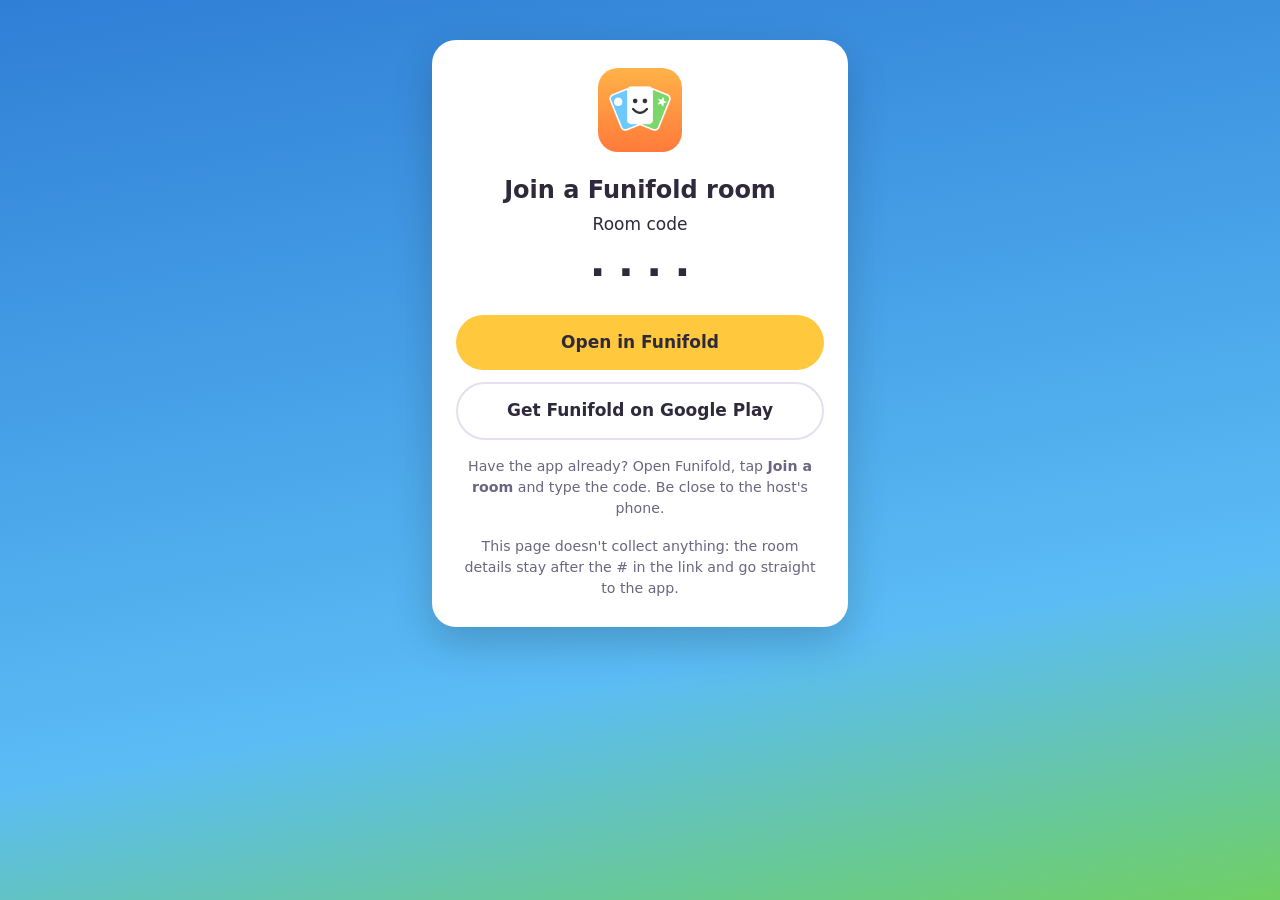
<file: funifold/join/index.html>
<!doctype html>
<html lang="en">
<head>
<meta charset="utf-8">
<meta name="viewport" content="width=device-width, initial-scale=1">
<meta name="robots" content="noindex">
<title>Join a Funifold room</title>
<meta property="og:title" content="Join my Funifold room">
<meta property="og:description" content="Party games for the people around you. Tap to join the room in Funifold.">
<meta property="og:image" content="https://smalllightstudios.com/funifold/cover.jpg">
<link rel="icon" href="/funifold/icon.png">
<style>
  body { margin: 0; min-height: 100vh; font: 17px/1.5 Nunito, system-ui, -apple-system, Roboto, sans-serif; color: #2e2a3b;
         background: linear-gradient(170deg, #2f7fd6, #5bbcf5 70%, #6fcf63); }
  main { max-width: 26rem; margin: 0 auto; padding: 2.5rem 1.25rem; }
  .card { background: #fff; border-radius: 24px; padding: 1.75rem 1.5rem; text-align: center; box-shadow: 0 16px 40px rgba(0,0,0,.18); }
  img { width: 84px; height: 84px; border-radius: 20px; }
  h1 { font-size: 1.5rem; margin: .75rem 0 .25rem; }
  .code { font-size: 2.6rem; font-weight: 800; letter-spacing: .3em; margin: .25rem 0 .5rem; padding-left: .3em; }
  .btn { display: block; margin: .75rem 0 0; padding: .9rem 1rem; border-radius: 999px; background: #ffc83d; color: #2e2a3b;
         font-weight: 800; text-decoration: none; }
  .btn.secondary { background: transparent; border: 2px solid #e5dfee; }
  small { color: #6b6580; display: block; margin-top: 1rem; }
</style>
</head>
<body>
<main>
  <div class="card">
    <img src="/funifold/icon.png" alt="Funifold">
    <h1>Join a Funifold room</h1>
    <div>Room code</div>
    <div class="code" id="code">····</div>
    <a class="btn" id="open" href="#">Open in Funifold</a>
    <a class="btn secondary" id="play" href="https://play.google.com/store/apps/details?id=com.smalllightstudios.funifold">Get Funifold on Google Play</a>
    <small>Have the app already? Open Funifold, tap <b>Join a room</b> and type the code. Be close to the host's phone.</small>
    <small>This page doesn't collect anything: the room details stay after the # in the link and go straight to the app.</small>
  </div>
</main>
<script>
  // h = host address, p = port, c = 4-digit code; after the #, so they never reach the server.
  var q = new URLSearchParams(location.hash.slice(1));
  var h = (q.get('h') || '').replace(/[^0-9.]/g, ''), p = (q.get('p') || '').replace(/[^0-9]/g, ''), c = (q.get('c') || '').replace(/[^0-9]/g, '').slice(0, 4);
  if (c.length === 4) document.getElementById('code').textContent = c;
  var carry = 'h=' + h + '&p=' + p + '&c=' + c;
  var play = document.getElementById('play').href;
  var android = /Android/i.test(navigator.userAgent);
  // Installed: Funifold opens and asks the host to let you in. Not installed: Google Play.
  var open = android
    ? 'intent://join?' + carry + '#Intent;scheme=funifold;package=com.smalllightstudios.funifold;S.browser_fallback_url=' + encodeURIComponent(play) + ';end'
    : 'funifold://join?' + carry;
  document.getElementById('open').href = open;
  if (c.length === 4 && h && p && android) location.href = open;
</script>
</body>
</html>
</file>
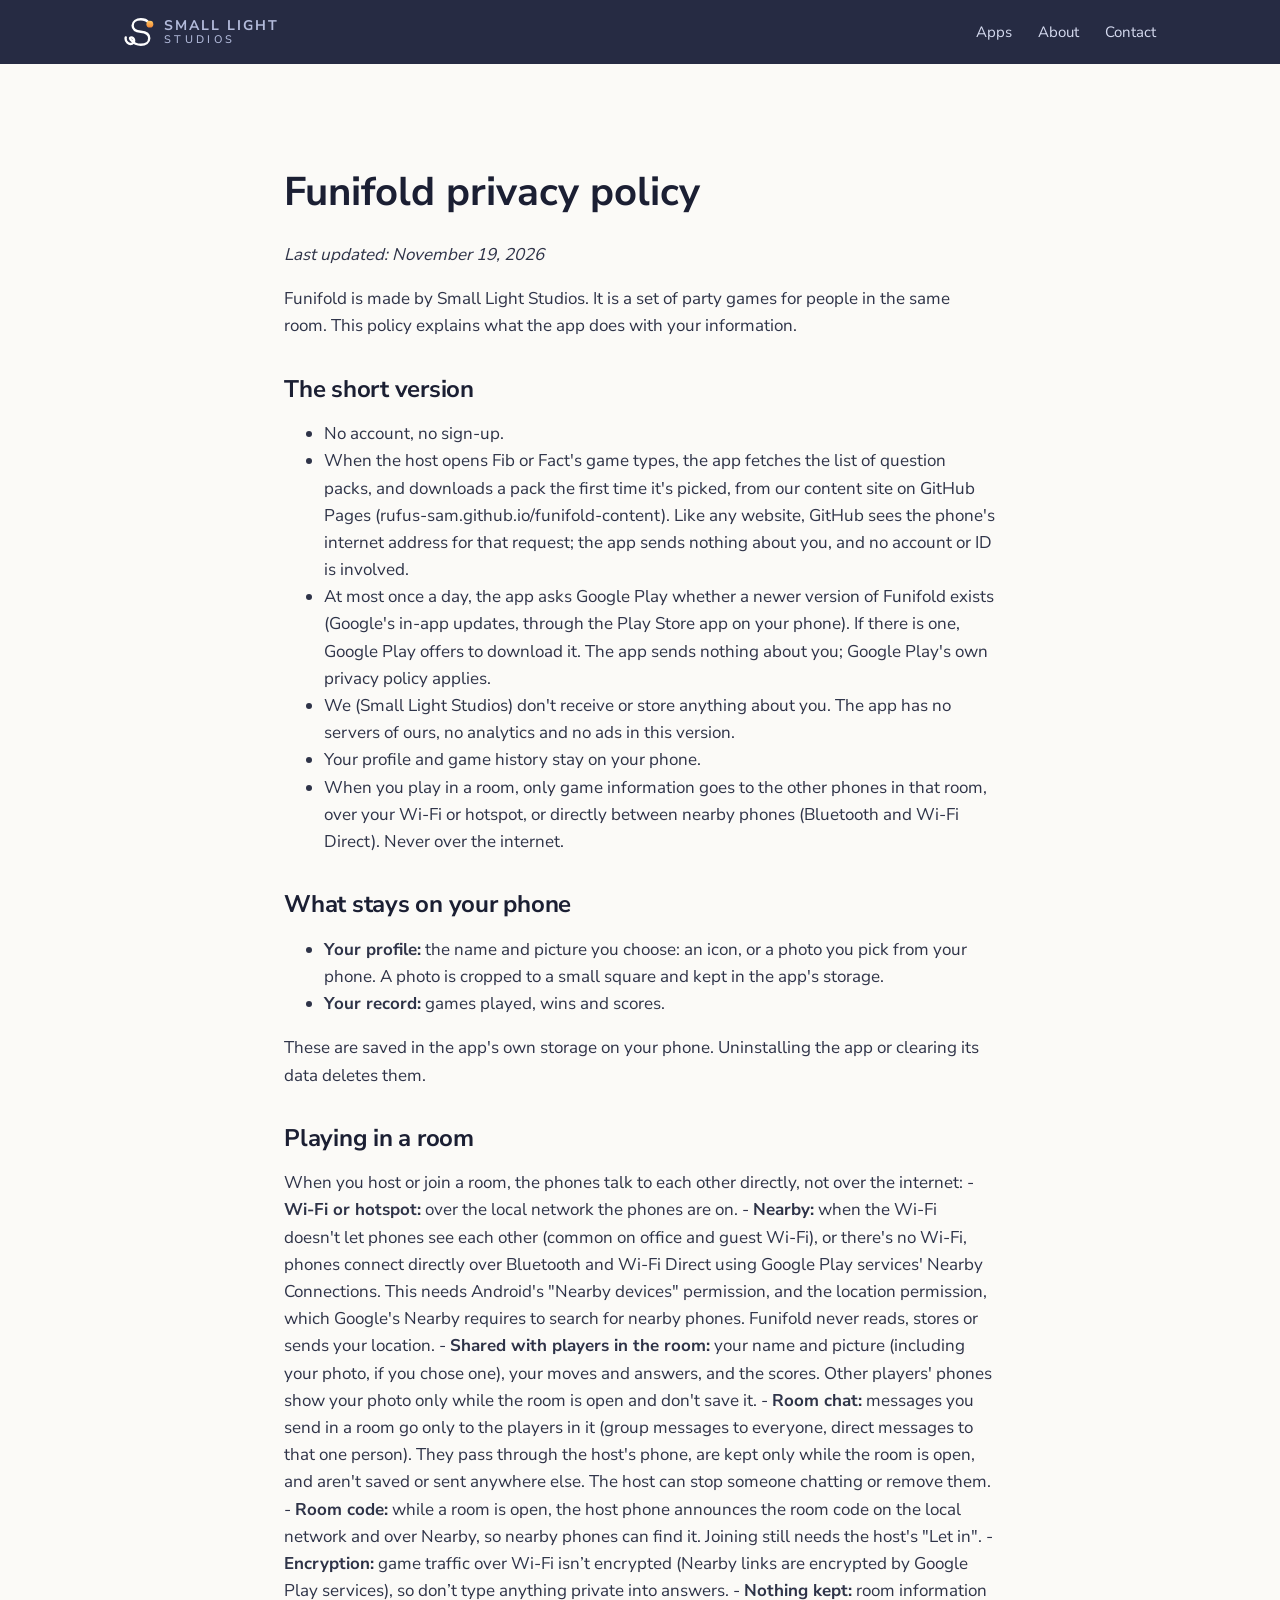
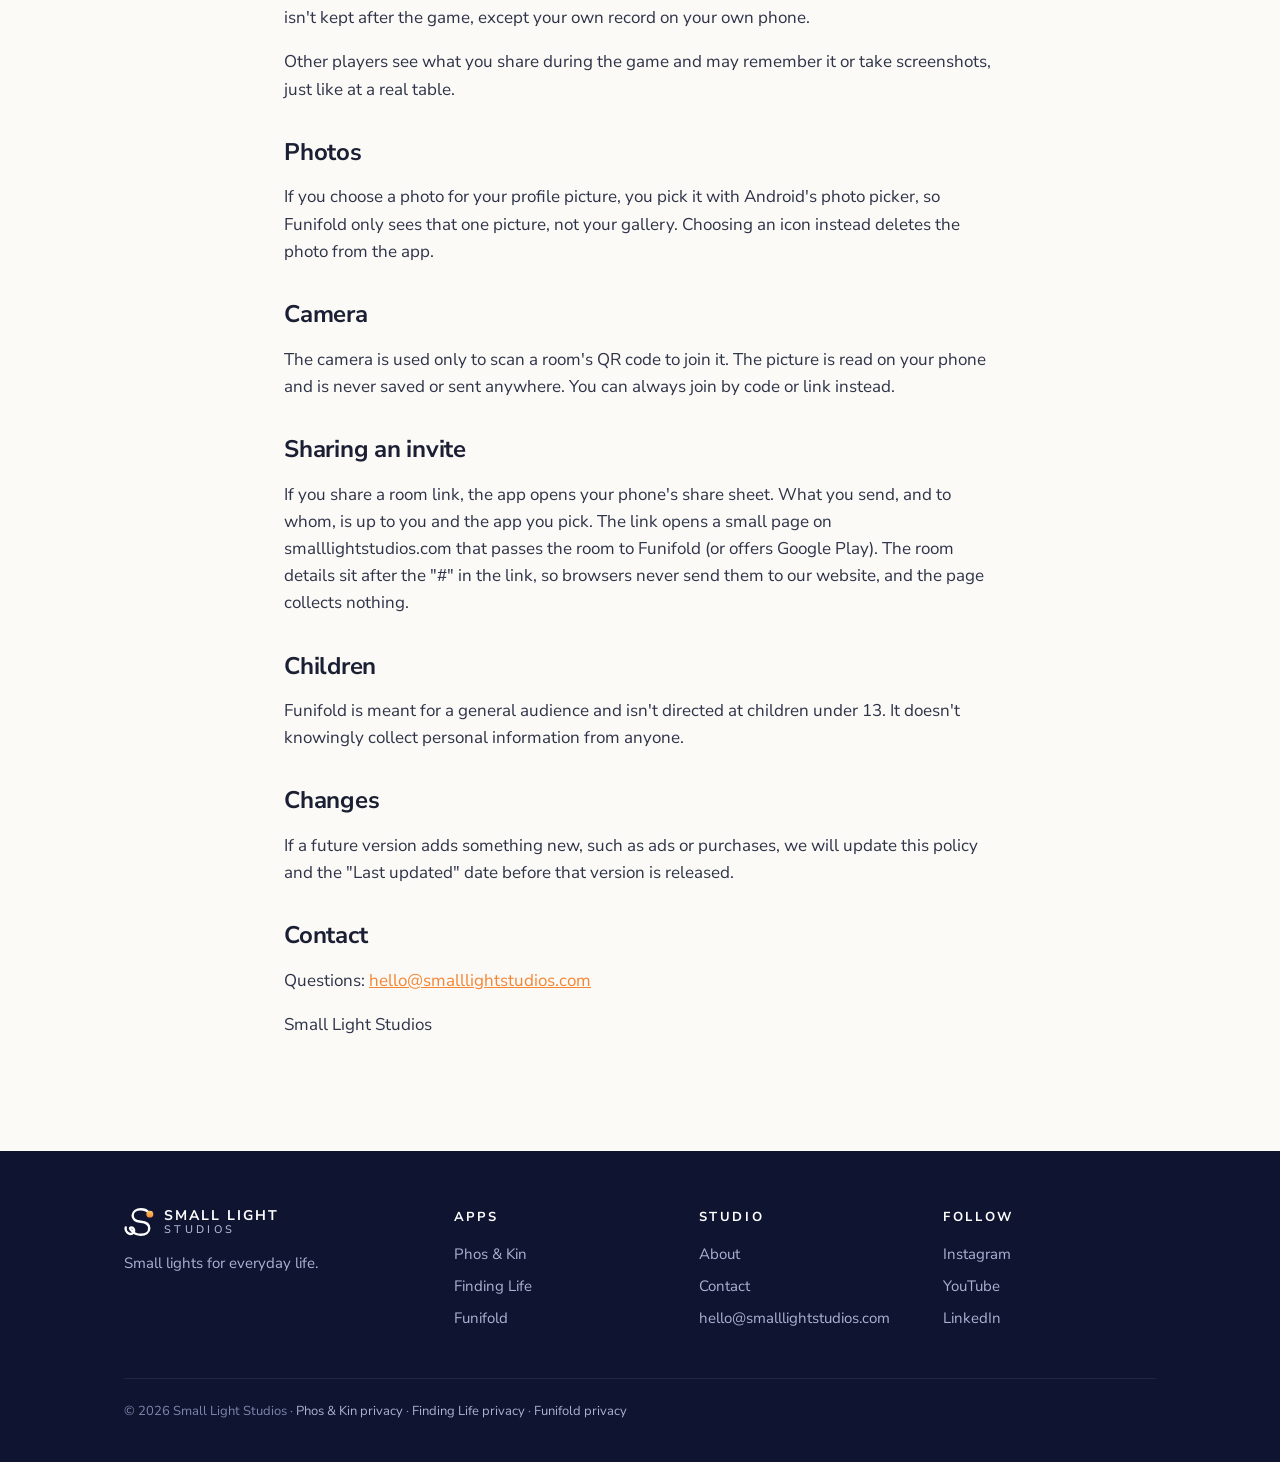
<file: funifold/privacy/index.html>
<!doctype html>
<html lang="en">
<head>
<meta charset="utf-8">
<meta name="viewport" content="width=device-width, initial-scale=1">
<title>Funifold privacy policy</title>
<meta name="description" content="How Funifold handles your information.">
<meta name="p:domain_verify" content="897a5ddaa8d560fddc6f5e8c36b38c08"/>
<link rel="icon" href="/funifold/icon.png">
<link rel="apple-touch-icon" href="/apple-touch-icon.png">
<link rel="stylesheet" href="/assets/site.css">
<meta property="og:type" content="website">
<meta property="og:url" content="https://smalllightstudios.com/funifold/privacy/">
<meta property="og:title" content="Funifold privacy policy">
<meta property="og:description" content="How Funifold handles your information.">
<meta property="og:image" content="https://smalllightstudios.com/og.jpg">
<meta name="twitter:card" content="summary_large_image">
</head>
<body>
<header class="top"><div class="wrap">
  <a class="brand" href="/"><svg aria-hidden="true" xmlns="http://www.w3.org/2000/svg" viewBox="44 66 278 268" role="img" aria-label="Small Light Studios">
  <defs><linearGradient id="sl-amber" x1="0" y1="0" x2="0" y2="1"><stop offset="0" stop-color="#FFCC66"/><stop offset="1" stop-color="#F58533"/></linearGradient></defs>
  <path d="M60,250 C52,290 90,320 120,308 C150,296 138,250 112,250 C92,250 100,272 118,282 C135,305 162,318 200,318 C245,318 278,296 278,258 C278,218 242,202 200,198 C158,194 124,178 124,140 C124,102 160,82 200,82 C235,82 258,95 270,110" fill="none" stroke="currentColor" stroke-width="22" stroke-linecap="round" stroke-linejoin="round"/>
  <circle cx="283.7" cy="127.2" r="32" fill="url(#sl-amber)"/>
</svg>
<span style="display:flex;flex-direction:column;line-height:1.15"><b>SMALL LIGHT</b><span>STUDIOS</span></span></a>
  <nav><a href="/#apps" class="keep">Apps</a><a href="/#about">About</a><a href="/#contact">Contact</a></nav>
</div></header>
<section><div class="wrap doc"><h1>Funifold privacy policy</h1>
<p><em>Last updated: November 19, 2026</em></p>
<p>Funifold is made by Small Light Studios. It is a set of party games for people in the same room. This policy explains what the app does with your information.</p>
<h2>The short version</h2>
<ul>
<li>No account, no sign-up.</li>
<li>When the host opens Fib or Fact's game types, the app fetches the list of question packs, and downloads a pack the first time it's picked, from our content site on GitHub Pages (rufus-sam.github.io/funifold-content). Like any website, GitHub sees the phone's internet address for that request; the app sends nothing about you, and no account or ID is involved.</li>
<li>At most once a day, the app asks Google Play whether a newer version of Funifold exists (Google's in-app updates, through the Play Store app on your phone). If there is one, Google Play offers to download it. The app sends nothing about you; Google Play's own privacy policy applies.</li>
<li>We (Small Light Studios) don't receive or store anything about you. The app has no servers of ours, no analytics and no ads in this version.</li>
<li>Your profile and game history stay on your phone.</li>
<li>When you play in a room, only game information goes to the other phones in that room, over your Wi-Fi or hotspot, or directly between nearby phones (Bluetooth and Wi-Fi Direct). Never over the internet.</li>
</ul>
<h2>What stays on your phone</h2>
<ul>
<li><strong>Your profile:</strong> the name and picture you choose: an icon, or a photo you pick from your phone. A photo is cropped to a small square and kept in the app's storage.</li>
<li><strong>Your record:</strong> games played, wins and scores.</li>
</ul>
<p>These are saved in the app's own storage on your phone. Uninstalling the app or clearing its data deletes them.</p>
<h2>Playing in a room</h2>
<p>When you host or join a room, the phones talk to each other directly, not over the internet:
- <strong>Wi-Fi or hotspot:</strong> over the local network the phones are on.
- <strong>Nearby:</strong> when the Wi-Fi doesn't let phones see each other (common on office and guest Wi-Fi), or there's no Wi-Fi, phones connect directly over Bluetooth and Wi-Fi Direct using Google Play services' Nearby Connections. This needs Android's "Nearby devices" permission, and the location permission, which Google's Nearby requires to search for nearby phones. Funifold never reads, stores or sends your location.
- <strong>Shared with players in the room:</strong> your name and picture (including your photo, if you chose one), your moves and answers, and the scores. Other players' phones show your photo only while the room is open and don't save it.
- <strong>Room chat:</strong> messages you send in a room go only to the players in it (group messages to everyone, direct messages to that one person). They pass through the host's phone, are kept only while the room is open, and aren't saved or sent anywhere else. The host can stop someone chatting or remove them.
- <strong>Room code:</strong> while a room is open, the host phone announces the room code on the local network and over Nearby, so nearby phones can find it. Joining still needs the host's "Let in".
- <strong>Encryption:</strong> game traffic over Wi-Fi isn’t encrypted (Nearby links are encrypted by Google Play services), so don’t type anything private into answers.
- <strong>Nothing kept:</strong> room information isn't kept after the game, except your own record on your own phone.</p>
<p>Other players see what you share during the game and may remember it or take screenshots, just like at a real table.</p>
<h2>Photos</h2>
<p>If you choose a photo for your profile picture, you pick it with Android's photo picker, so Funifold only sees that one picture, not your gallery. Choosing an icon instead deletes the photo from the app.</p>
<h2>Camera</h2>
<p>The camera is used only to scan a room's QR code to join it. The picture is read on your phone and is never saved or sent anywhere. You can always join by code or link instead.</p>
<h2>Sharing an invite</h2>
<p>If you share a room link, the app opens your phone's share sheet. What you send, and to whom, is up to you and the app you pick. The link opens a small page on smalllightstudios.com that passes the room to Funifold (or offers Google Play). The room details sit after the "#" in the link, so browsers never send them to our website, and the page collects nothing.</p>
<h2>Children</h2>
<p>Funifold is meant for a general audience and isn't directed at children under 13. It doesn't knowingly collect personal information from anyone.</p>
<h2>Changes</h2>
<p>If a future version adds something new, such as ads or purchases, we will update this policy and the "Last updated" date before that version is released.</p>
<h2>Contact</h2>
<p>Questions: <a href="mailto:hello@smalllightstudios.com">hello@smalllightstudios.com</a></p>
<p>Small Light Studios</p></div></section>
<footer><div class="wrap">
  <div class="cols">
    <div><a class="brand" href="/"><svg aria-hidden="true" xmlns="http://www.w3.org/2000/svg" viewBox="44 66 278 268" role="img" aria-label="Small Light Studios">
  <defs><linearGradient id="sl-amber" x1="0" y1="0" x2="0" y2="1"><stop offset="0" stop-color="#FFCC66"/><stop offset="1" stop-color="#F58533"/></linearGradient></defs>
  <path d="M60,250 C52,290 90,320 120,308 C150,296 138,250 112,250 C92,250 100,272 118,282 C135,305 162,318 200,318 C245,318 278,296 278,258 C278,218 242,202 200,198 C158,194 124,178 124,140 C124,102 160,82 200,82 C235,82 258,95 270,110" fill="none" stroke="currentColor" stroke-width="22" stroke-linecap="round" stroke-linejoin="round"/>
  <circle cx="283.7" cy="127.2" r="32" fill="url(#sl-amber)"/>
</svg>
<span style="display:flex;flex-direction:column;line-height:1.15"><b style="color:#fff">SMALL LIGHT</b><span>STUDIOS</span></span></a>
      <p style="margin:0">Small lights for everyday life.</p></div>
    <div><h4>Apps</h4><a href="/phosandkin/">Phos &amp; Kin</a><a href="/findinglife/">Finding Life</a><a href="/funifold/">Funifold</a></div>
    <div><h4>Studio</h4><a href="/#about">About</a><a href="/#contact">Contact</a><a href="mailto:hello@smalllightstudios.com">hello@smalllightstudios.com</a></div>
    <div><h4>Follow</h4><a href="https://www.instagram.com/small_light_studios/">Instagram</a><a href="https://www.youtube.com/@small-light-studios">YouTube</a><a href="https://www.linkedin.com/company/144087423/">LinkedIn</a></div>
  </div>
  <div class="fine">© 2026 Small Light Studios · <a href="/phosandkin/privacy/" style="display:inline">Phos &amp; Kin privacy</a> · <a href="/findinglife/privacy/" style="display:inline">Finding Life privacy</a> · <a href="/funifold/privacy/" style="display:inline">Funifold privacy</a></div>
</div></footer>
</body>
</html>
</file>
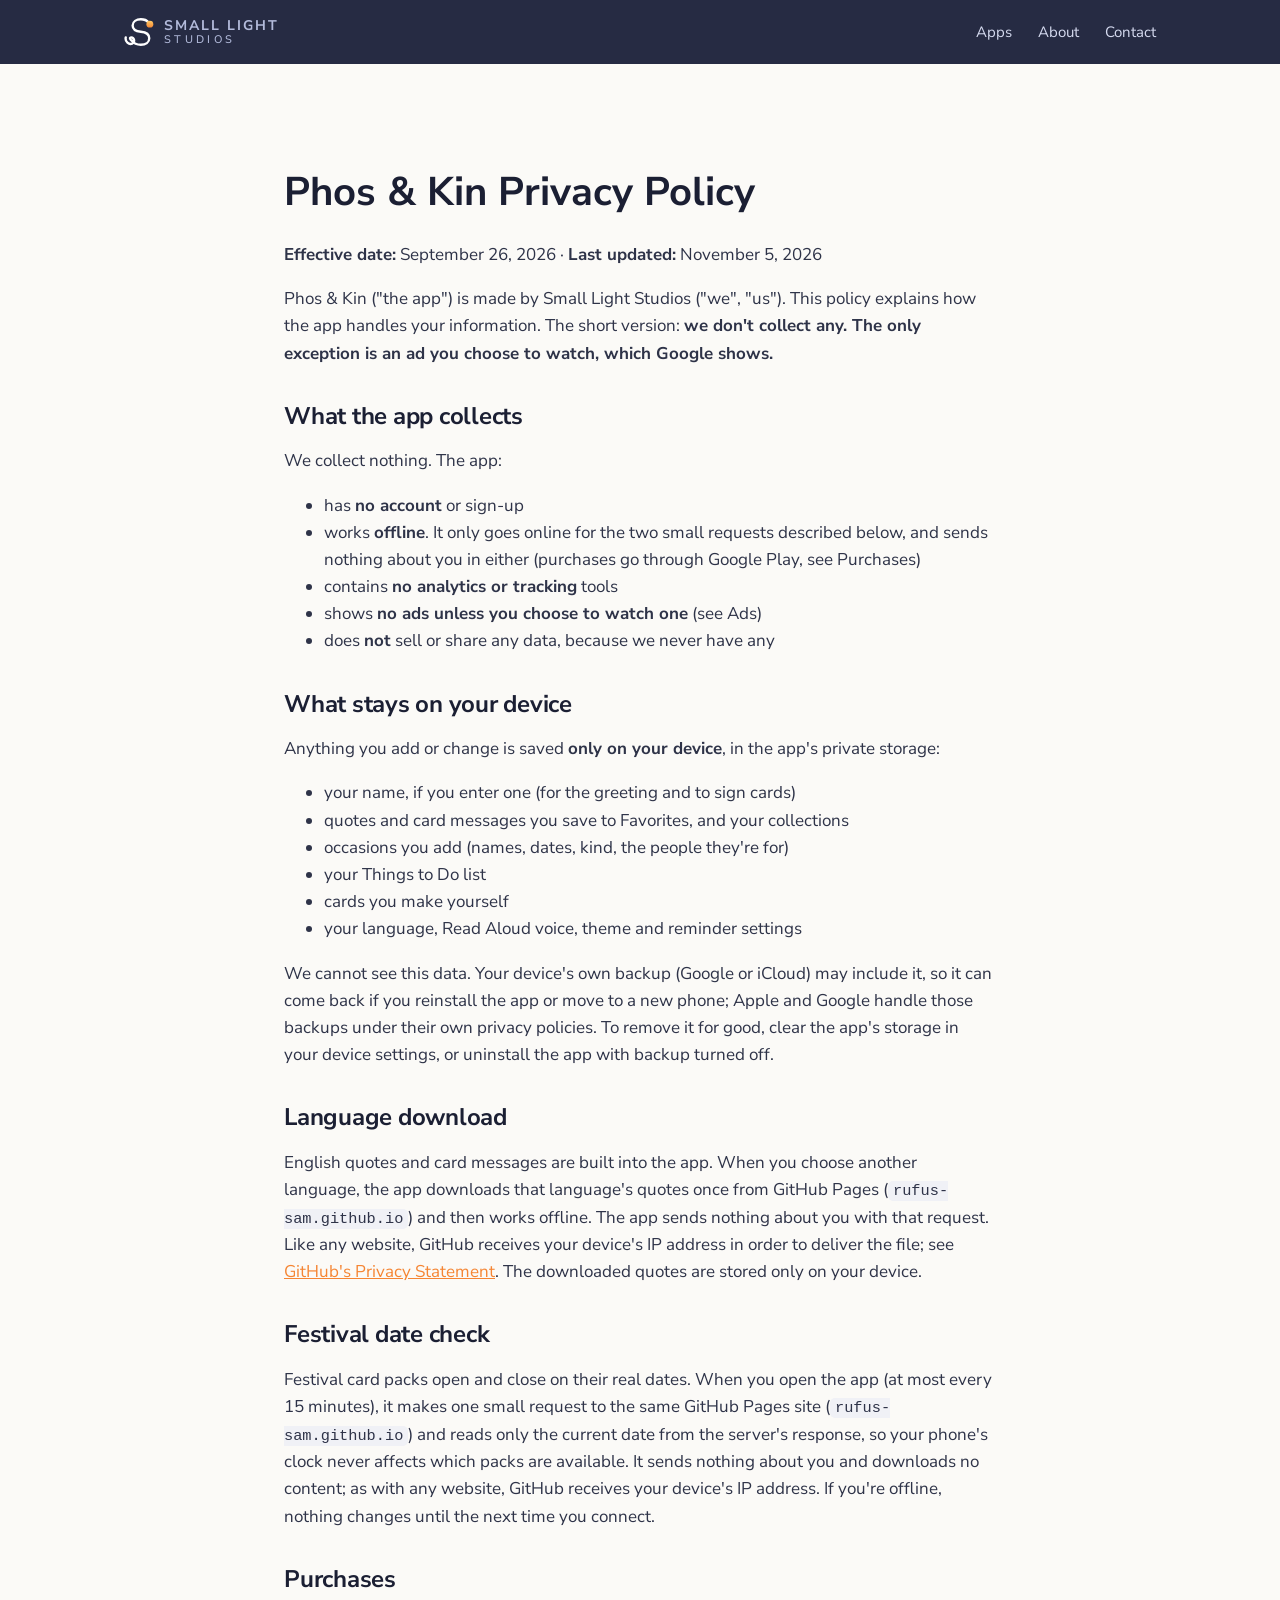
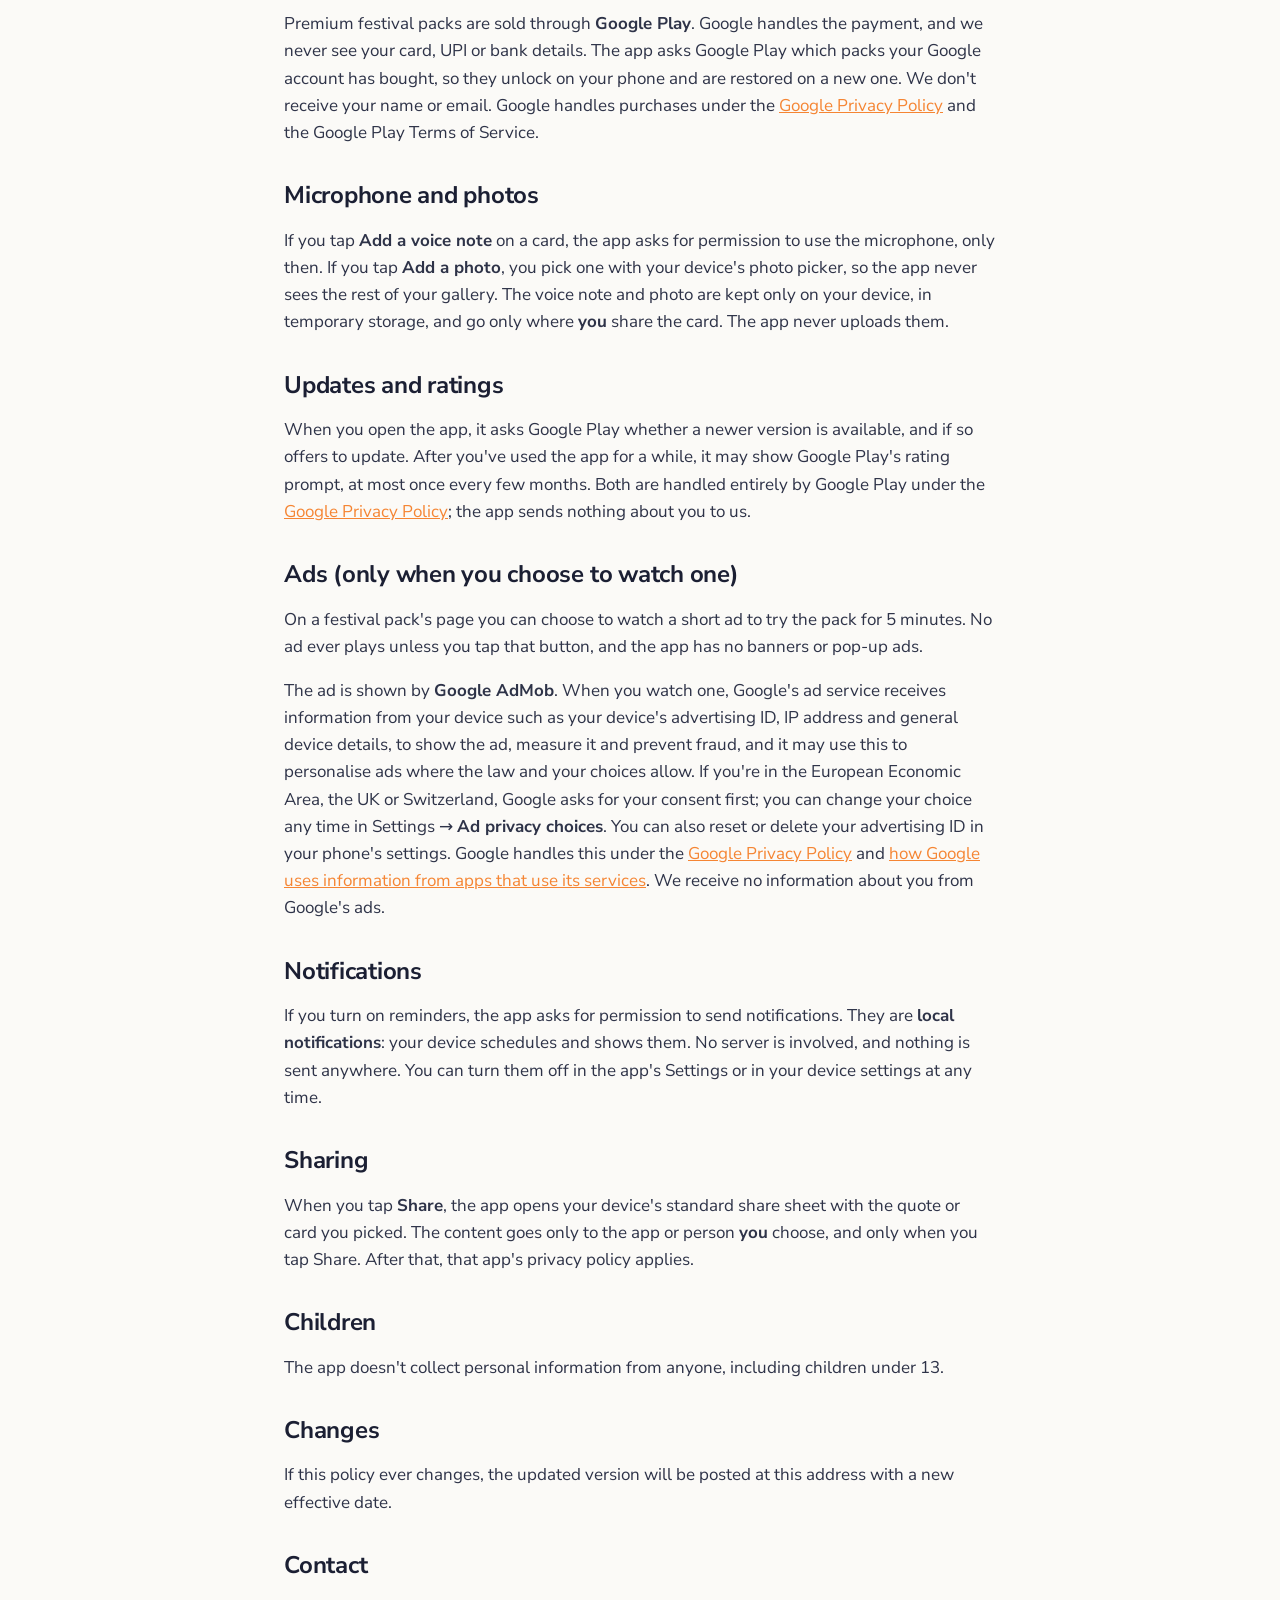
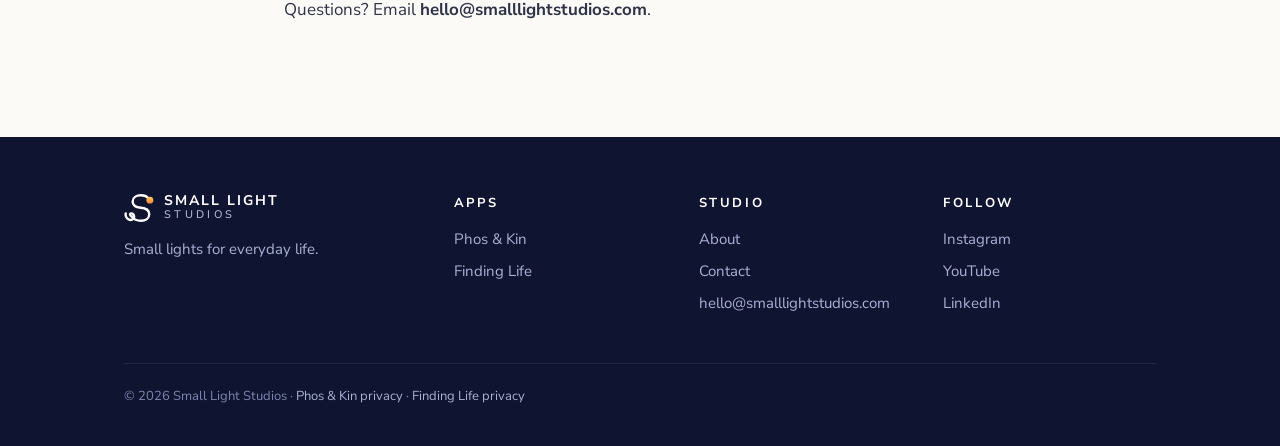
<file: phosandkin/privacy/index.html>
<!doctype html>
<html lang="en">
<head>
<meta charset="utf-8">
<meta name="viewport" content="width=device-width, initial-scale=1">
<title>Phos &amp; Kin privacy policy</title>
<meta name="description" content="How Phos &amp; Kin handles your information.">
<meta name="p:domain_verify" content="897a5ddaa8d560fddc6f5e8c36b38c08"/>
<link rel="icon" href="/phosandkin/icon.png">
<link rel="apple-touch-icon" href="/apple-touch-icon.png">
<link rel="stylesheet" href="/assets/site.css">
<meta property="og:type" content="website">
<meta property="og:url" content="https://smalllightstudios.com/phosandkin/privacy/">
<meta property="og:title" content="Phos &amp; Kin privacy policy">
<meta property="og:description" content="How Phos &amp; Kin handles your information.">
<meta property="og:image" content="https://smalllightstudios.com/og.jpg">
<meta name="twitter:card" content="summary_large_image">
</head>
<body>
<header class="top"><div class="wrap">
  <a class="brand" href="/"><svg aria-hidden="true" xmlns="http://www.w3.org/2000/svg" viewBox="44 66 278 268" role="img" aria-label="Small Light Studios">
  <defs><linearGradient id="sl-amber" x1="0" y1="0" x2="0" y2="1"><stop offset="0" stop-color="#FFCC66"/><stop offset="1" stop-color="#F58533"/></linearGradient></defs>
  <path d="M60,250 C52,290 90,320 120,308 C150,296 138,250 112,250 C92,250 100,272 118,282 C135,305 162,318 200,318 C245,318 278,296 278,258 C278,218 242,202 200,198 C158,194 124,178 124,140 C124,102 160,82 200,82 C235,82 258,95 270,110" fill="none" stroke="currentColor" stroke-width="22" stroke-linecap="round" stroke-linejoin="round"/>
  <circle cx="283.7" cy="127.2" r="32" fill="url(#sl-amber)"/>
</svg>
<span style="display:flex;flex-direction:column;line-height:1.15"><b>SMALL LIGHT</b><span>STUDIOS</span></span></a>
  <nav><a href="/#apps" class="keep">Apps</a><a href="/#about">About</a><a href="/#contact">Contact</a></nav>
</div></header>
<section><div class="wrap doc"><h1>Phos &amp; Kin Privacy Policy</h1>
<p><strong>Effective date:</strong> September 26, 2026 · <strong>Last updated:</strong> November 5, 2026</p>
<p>Phos &amp; Kin ("the app") is made by Small Light Studios ("we", "us"). This policy explains how the app handles your information. The short version: <strong>we don't collect any. The only exception is an ad you choose to watch, which Google shows.</strong></p>
<h2>What the app collects</h2>
<p>We collect nothing. The app:</p>
<ul>
<li>has <strong>no account</strong> or sign-up</li>
<li>works <strong>offline</strong>. It only goes online for the two small requests described below, and sends nothing about you in either (purchases go through Google Play, see Purchases)</li>
<li>contains <strong>no analytics or tracking</strong> tools</li>
<li>shows <strong>no ads unless you choose to watch one</strong> (see Ads)</li>
<li>does <strong>not</strong> sell or share any data, because we never have any</li>
</ul>
<h2>What stays on your device</h2>
<p>Anything you add or change is saved <strong>only on your device</strong>, in the app's private storage:</p>
<ul>
<li>your name, if you enter one (for the greeting and to sign cards)</li>
<li>quotes and card messages you save to Favorites, and your collections</li>
<li>occasions you add (names, dates, kind, the people they're for)</li>
<li>your Things to Do list</li>
<li>cards you make yourself</li>
<li>your language, Read Aloud voice, theme and reminder settings</li>
</ul>
<p>We cannot see this data. Your device's own backup (Google or iCloud) may include it, so it can come back if you reinstall the app or move to a new phone; Apple and Google handle those backups under their own privacy policies. To remove it for good, clear the app's storage in your device settings, or uninstall the app with backup turned off.</p>
<h2>Language download</h2>
<p>English quotes and card messages are built into the app. When you choose another language, the app downloads that language's quotes once from GitHub Pages (<code>rufus-sam.github.io</code>) and then works offline. The app sends nothing about you with that request. Like any website, GitHub receives your device's IP address in order to deliver the file; see <a href="https://docs.github.com/site-policy/privacy-policies/github-general-privacy-statement">GitHub's Privacy Statement</a>. The downloaded quotes are stored only on your device.</p>
<h2>Festival date check</h2>
<p>Festival card packs open and close on their real dates. When you open the app (at most every 15 minutes), it makes one small request to the same GitHub Pages site (<code>rufus-sam.github.io</code>) and reads only the current date from the server's response, so your phone's clock never affects which packs are available. It sends nothing about you and downloads no content; as with any website, GitHub receives your device's IP address. If you're offline, nothing changes until the next time you connect.</p>
<h2>Purchases</h2>
<p>Premium festival packs are sold through <strong>Google Play</strong>. Google handles the payment, and we never see your card, UPI or bank details. The app asks Google Play which packs your Google account has bought, so they unlock on your phone and are restored on a new one. We don't receive your name or email. Google handles purchases under the <a href="https://policies.google.com/privacy">Google Privacy Policy</a> and the Google Play Terms of Service.</p>
<h2>Microphone and photos</h2>
<p>If you tap <strong>Add a voice note</strong> on a card, the app asks for permission to use the microphone, only then. If you tap <strong>Add a photo</strong>, you pick one with your device's photo picker, so the app never sees the rest of your gallery. The voice note and photo are kept only on your device, in temporary storage, and go only where <strong>you</strong> share the card. The app never uploads them.</p>
<h2>Updates and ratings</h2>
<p>When you open the app, it asks Google Play whether a newer version is available, and if so offers to update. After you've used the app for a while, it may show Google Play's rating prompt, at most once every few months. Both are handled entirely by Google Play under the <a href="https://policies.google.com/privacy">Google Privacy Policy</a>; the app sends nothing about you to us.</p>
<h2>Ads (only when you choose to watch one)</h2>
<p>On a festival pack's page you can choose to watch a short ad to try the pack for 5 minutes. No ad ever plays unless you tap that button, and the app has no banners or pop-up ads.</p>
<p>The ad is shown by <strong>Google AdMob</strong>. When you watch one, Google's ad service receives information from your device such as your device's advertising ID, IP address and general device details, to show the ad, measure it and prevent fraud, and it may use this to personalise ads where the law and your choices allow. If you're in the European Economic Area, the UK or Switzerland, Google asks for your consent first; you can change your choice any time in Settings → <strong>Ad privacy choices</strong>. You can also reset or delete your advertising ID in your phone's settings. Google handles this under the <a href="https://policies.google.com/privacy">Google Privacy Policy</a> and <a href="https://policies.google.com/technologies/partner-sites">how Google uses information from apps that use its services</a>. We receive no information about you from Google's ads.</p>
<h2>Notifications</h2>
<p>If you turn on reminders, the app asks for permission to send notifications. They are <strong>local notifications</strong>: your device schedules and shows them. No server is involved, and nothing is sent anywhere. You can turn them off in the app's Settings or in your device settings at any time.</p>
<h2>Sharing</h2>
<p>When you tap <strong>Share</strong>, the app opens your device's standard share sheet with the quote or card you picked. The content goes only to the app or person <strong>you</strong> choose, and only when you tap Share. After that, that app's privacy policy applies.</p>
<h2>Children</h2>
<p>The app doesn't collect personal information from anyone, including children under 13.</p>
<h2>Changes</h2>
<p>If this policy ever changes, the updated version will be posted at this address with a new effective date.</p>
<h2>Contact</h2>
<p>Questions? Email <strong>hello@smalllightstudios.com</strong>.</p></div></section>
<footer><div class="wrap">
  <div class="cols">
    <div><a class="brand" href="/"><svg aria-hidden="true" xmlns="http://www.w3.org/2000/svg" viewBox="44 66 278 268" role="img" aria-label="Small Light Studios">
  <defs><linearGradient id="sl-amber" x1="0" y1="0" x2="0" y2="1"><stop offset="0" stop-color="#FFCC66"/><stop offset="1" stop-color="#F58533"/></linearGradient></defs>
  <path d="M60,250 C52,290 90,320 120,308 C150,296 138,250 112,250 C92,250 100,272 118,282 C135,305 162,318 200,318 C245,318 278,296 278,258 C278,218 242,202 200,198 C158,194 124,178 124,140 C124,102 160,82 200,82 C235,82 258,95 270,110" fill="none" stroke="currentColor" stroke-width="22" stroke-linecap="round" stroke-linejoin="round"/>
  <circle cx="283.7" cy="127.2" r="32" fill="url(#sl-amber)"/>
</svg>
<span style="display:flex;flex-direction:column;line-height:1.15"><b style="color:#fff">SMALL LIGHT</b><span>STUDIOS</span></span></a>
      <p style="margin:0">Small lights for everyday life.</p></div>
    <div><h4>Apps</h4><a href="/phosandkin/">Phos &amp; Kin</a><a href="/findinglife/">Finding Life</a></div>
    <div><h4>Studio</h4><a href="/#about">About</a><a href="/#contact">Contact</a><a href="mailto:hello@smalllightstudios.com">hello@smalllightstudios.com</a></div>
    <div><h4>Follow</h4><a href="https://www.instagram.com/small_light_studios/">Instagram</a><a href="https://www.youtube.com/@small-light-studios">YouTube</a><a href="https://www.linkedin.com/company/144087423/">LinkedIn</a></div>
  </div>
  <div class="fine">© 2026 Small Light Studios · <a href="/phosandkin/privacy/" style="display:inline">Phos &amp; Kin privacy</a> · <a href="/findinglife/privacy/" style="display:inline">Finding Life privacy</a></div>
</div></footer>
</body>
</html>
</file>
<file: assets/site.css>
/* Fonts: Nunito Sans and Merriweather (SIL Open Font License 1.1, see assets/fonts/), self-hosted. */
@font-face { font-family: "Nunito Sans"; src: url("/assets/fonts/nunito-sans-latin-wght-normal.woff2") format("woff2"); font-weight: 200 1000; font-display: swap; }
@font-face { font-family: "Merriweather"; src: url("/assets/fonts/merriweather-latin-wght-normal.woff2") format("woff2"); font-weight: 300 900; font-display: swap; }
:root {
  --navy: #141a33; --navy-2: #1e2650; --ink: #1b1f33; --muted: #5b6178; --line: #e6e8f0;
  --amber: #ffb54d; --amber-2: #f58533; --paper: #fbfaf7;
  --ember-1: #9e213d; --ember-2: #f25c54; --ember-3: #ffb352;
  --night-1: #0b0f26; --night-2: #222a5c;
  --radius: 22px; --max: 1080px;
  --sans: "Nunito Sans", system-ui, -apple-system, "Segoe UI", sans-serif;
  --serif: "Merriweather", Georgia, serif;
}
* { box-sizing: border-box; }
html { scroll-behavior: smooth; }
body { margin: 0; font: 17px/1.6 var(--sans); color: var(--ink); background: var(--paper); -webkit-font-smoothing: antialiased; }
a { color: inherit; }
img { max-width: 100%; display: block; }
.wrap { max-width: var(--max); margin: 0 auto; padding: 0 24px; }

/* Top bar */
.top { position: sticky; top: 0; z-index: 10; background: rgba(20, 26, 51, .92); backdrop-filter: blur(10px); color: #fff; }
.top .wrap { display: flex; align-items: center; justify-content: space-between; height: 64px; }
.brand { display: flex; align-items: center; gap: 10px; text-decoration: none; }
.brand svg { width: 30px; height: 30px; color: #fff; }
.brand b { font-weight: 700; letter-spacing: .14em; font-size: 14px; }
.brand span { font-weight: 500; letter-spacing: .3em; font-size: 11px; color: #b3bbdb; }
.top nav a { text-decoration: none; margin-left: 26px; font-size: 15px; color: #d6dbf0; }
.top nav a:hover { color: #fff; }

/* Buttons */
.btn { display: inline-flex; align-items: center; gap: 8px; padding: 13px 22px; border-radius: 999px; font-weight: 600; font-size: 16px; text-decoration: none; transition: transform .15s ease, box-shadow .15s ease; }
.btn:hover { transform: translateY(-1px); }
.btn-soon { background: rgba(255,255,255,.18); color: #fff; border: 1.5px solid rgba(255,255,255,.6); cursor: default; }
.btn-amber { background: linear-gradient(180deg, var(--amber), var(--amber-2)); color: #2a1406; box-shadow: 0 8px 24px rgba(245, 133, 51, .35); }
.btn-ghost { border: 1.5px solid rgba(255,255,255,.35); color: #fff; }
.btn-white { background: #fff; color: var(--ember-1); box-shadow: 0 8px 24px rgba(0,0,0,.18); }
.btn-dark { background: var(--navy); color: #fff; }
.btn svg { width: 18px; height: 18px; }

/* Studio hero */
.hero { position: relative; overflow: hidden; color: #fff; background: radial-gradient(1200px 600px at 80% 20%, #2b3570 0%, transparent 60%), linear-gradient(160deg, var(--navy) 0%, var(--navy-2) 100%); }
.hero .wrap { display: grid; grid-template-columns: 1.2fr 1fr; align-items: center; gap: 40px; padding-top: 96px; padding-bottom: 110px; }
.eyebrow { font-size: 13px; font-weight: 600; letter-spacing: .28em; text-transform: uppercase; color: var(--amber); margin: 0 0 18px; }
.hero h1 { font-size: clamp(40px, 6vw, 68px); line-height: 1.05; margin: 0 0 22px; letter-spacing: -.02em; }
.hero p.lead { font-size: 20px; color: #cfd5ee; max-width: 32rem; margin: 0 0 34px; }
.hero .cta { display: flex; gap: 14px; flex-wrap: wrap; }
.hero-mark { position: relative; justify-self: center; width: min(380px, 80vw); aspect-ratio: 1; }
.hero-mark::before { content: ""; position: absolute; inset: 8%; border-radius: 50%; background: radial-gradient(circle at 70% 30%, rgba(255,181,77,.35), transparent 60%); filter: blur(10px); }
.hero-mark svg { position: relative; width: 100%; height: 100%; color: #fff; }

/* Sections */
section { padding: 96px 0; }
.kicker { font-size: 13px; font-weight: 600; letter-spacing: .28em; text-transform: uppercase; color: var(--amber-2); margin: 0 0 10px; }
h2 { font-size: clamp(30px, 4vw, 42px); line-height: 1.15; margin: 0 0 14px; letter-spacing: -.01em; }
.sub { color: var(--muted); font-size: 19px; max-width: 40rem; margin: 0 0 48px; }

/* Product cards */
.products { display: grid; grid-template-columns: repeat(3, 1fr); gap: 24px; }
.products .card { padding: 30px; }
.card { position: relative; border-radius: var(--radius); padding: 36px; color: #fff; overflow: hidden; display: flex; flex-direction: column; min-height: 420px; box-shadow: 0 20px 50px rgba(20, 26, 51, .18); }
.card.phos { background: linear-gradient(135deg, var(--ember-1), var(--ember-2) 55%, var(--ember-3)); }
.card.fun { background: linear-gradient(170deg, #2f7fd6, #5bbcf5 70%, #6fcf63); }
.card.life { background: radial-gradient(500px 300px at 85% 10%, rgba(255,255,255,.08), transparent 60%), linear-gradient(160deg, var(--night-1), var(--night-2)); }
.card .icon { width: 84px; height: 84px; border-radius: 20px; box-shadow: 0 10px 24px rgba(0,0,0,.25); margin-bottom: 26px; }
.card h3 { font-family: var(--serif); font-size: 32px; margin: 0 0 6px; }
.card .tag { font-size: 18px; opacity: .95; margin: 0 0 16px; }
.card p { margin: 0 0 24px; opacity: .88; }
.card .actions { margin-top: auto; display: flex; gap: 12px; flex-wrap: wrap; }
.card .more { color: #fff; font-weight: 600; text-decoration: none; padding: 13px 4px; }
.card .more:hover { text-decoration: underline; }

/* Principles */
.principles { background: #fff; border-top: 1px solid var(--line); border-bottom: 1px solid var(--line); }
.grid3 { display: grid; grid-template-columns: repeat(3, 1fr); gap: 36px; }
.principle .num { width: 44px; height: 44px; border-radius: 12px; display: grid; place-items: center; background: var(--navy); color: var(--amber); font-weight: 700; margin-bottom: 18px; }
.principle h3 { font-size: 21px; margin: 0 0 8px; }
.principle p { color: var(--muted); margin: 0; }

/* Story band */
.story { background: var(--navy); color: #fff; }
.story .wrap { display: grid; grid-template-columns: 220px 1fr; gap: 56px; align-items: center; }
.story svg { width: 220px; height: 220px; color: #fff; }
.story h2 { color: #fff; }
.story p { color: #cfd5ee; font-size: 19px; margin: 0; max-width: 40rem; }

/* Contact */
.contact { text-align: center; }
.contact .sub { margin-left: auto; margin-right: auto; }

/* Footer */
footer { background: #0f1430; color: #aab2d4; font-size: 15px; padding: 56px 0 40px; }
footer .cols { display: grid; grid-template-columns: 1.4fr 1fr 1fr 1fr; gap: 32px; }
footer h4 { color: #fff; font-size: 13px; letter-spacing: .2em; text-transform: uppercase; margin: 0 0 14px; }
footer a { display: block; text-decoration: none; margin: 0 0 8px; color: #aab2d4; }
footer a:hover { color: #fff; }
footer .brand { margin-bottom: 14px; }
footer .fine { border-top: 1px solid rgba(255,255,255,.08); margin-top: 40px; padding-top: 22px; font-size: 13px; color: #7d86ad; }

/* Product pages */
.p-hero { color: #fff; }
.p-hero.phos { background: linear-gradient(135deg, var(--ember-1), var(--ember-2) 55%, var(--ember-3)); }
.p-hero.fun { background: linear-gradient(170deg, #2f7fd6, #5bbcf5 75%, #6fcf63); }
.p-hero.life { background: radial-gradient(900px 500px at 75% 30%, rgba(120,140,255,.18), transparent 60%), linear-gradient(160deg, var(--night-1), var(--night-2)); }
.p-hero .wrap { display: grid; grid-template-columns: 1.1fr 1fr; gap: 48px; align-items: center; padding-top: 80px; padding-bottom: 90px; }
.p-hero .icon { width: 96px; height: 96px; border-radius: 22px; box-shadow: 0 12px 30px rgba(0,0,0,.25); margin-bottom: 24px; }
.p-hero h1 { font-family: var(--serif); font-size: clamp(44px, 6vw, 64px); line-height: 1.05; margin: 0 0 14px; }
.p-hero .lead { font-size: 21px; opacity: .95; margin: 0 0 30px; max-width: 30rem; }
.p-hero .art { justify-self: center; }
.p-hero .art img { border-radius: 28px; box-shadow: 0 30px 60px rgba(0,0,0,.35); }
.phones { display: flex; gap: 18px; justify-content: center; }
.phones img { width: 190px; border-radius: 24px; border: 6px solid #0b0f26; box-shadow: 0 24px 50px rgba(0,0,0,.4); }
.phones img:nth-child(2) { transform: translateY(-26px); }
.features { display: grid; grid-template-columns: repeat(3, 1fr); gap: 28px; }
.feature { background: #fff; border: 1px solid var(--line); border-radius: 18px; padding: 28px; }
.feature .emoji { font-size: 28px; margin-bottom: 12px; }
.feature h3 { font-size: 20px; margin: 0 0 8px; }
.feature p { color: var(--muted); margin: 0; }
.band { text-align: center; }
.band.phos { background: linear-gradient(135deg, var(--ember-1), var(--ember-2)); color: #fff; }
.band.fun { background: linear-gradient(135deg, #2f7fd6, #5bbcf5); color: #fff; }
.band.life { background: var(--night-1); color: #fff; }
.band h2 { color: #fff; }
.band p { opacity: .9; margin: 0 0 28px; font-size: 19px; }
.socials { display: flex; gap: 10px; justify-content: center; flex-wrap: wrap; margin-top: 28px; }
.socials a { padding: 9px 16px; border-radius: 999px; background: rgba(255,255,255,.14); color: #fff; text-decoration: none; font-size: 15px; }
.socials a:hover { background: rgba(255,255,255,.24); }
.note { font-size: 14px; color: var(--muted); }

/* Long-form documents (privacy policies) */
.doc { max-width: 760px; }
.doc h1 { font-size: clamp(30px, 4vw, 40px); margin: 0 0 12px; }
.doc h2 { font-size: 24px; margin: 36px 0 10px; }
.doc h3 { font-size: 19px; margin: 24px 0 8px; }
.doc p, .doc li { color: #2e3348; }
.doc a { color: var(--amber-2); }
.doc table { border-collapse: collapse; width: 100%; margin: 16px 0; font-size: 15px; }
.doc th, .doc td { border: 1px solid var(--line); padding: 8px 10px; text-align: left; vertical-align: top; }
.doc code { background: #f0f1f6; padding: 1px 5px; border-radius: 5px; font-size: .9em; }

@media (max-width: 1100px) { .products { grid-template-columns: 1fr 1fr; } }
@media (max-width: 860px) {
  .top nav a:not(.keep) { display: none; }
  .hero .wrap, .p-hero .wrap, .story .wrap { grid-template-columns: 1fr; padding-top: 56px; padding-bottom: 64px; }
  .hero-mark { width: 140px; order: -1; justify-self: start; margin-bottom: -8px; }
  .hero .wrap { padding-top: 40px; padding-bottom: 56px; gap: 20px; }
  .hero h1 { font-size: 40px; }
  .hero p.lead { font-size: 18px; }
  .p-hero .wrap { padding-top: 40px; padding-bottom: 56px; gap: 32px; }
  .p-hero .icon { width: 72px; height: 72px; margin-bottom: 16px; }
  .p-hero .lead { font-size: 18px; }
  .products, .grid3, .features { grid-template-columns: 1fr; }
  footer .cols { grid-template-columns: 1fr 1fr; }
  section { padding: 64px 0; }
  .story svg { width: 120px; height: 120px; }
  .phones img { width: 30%; }
}
</file>
